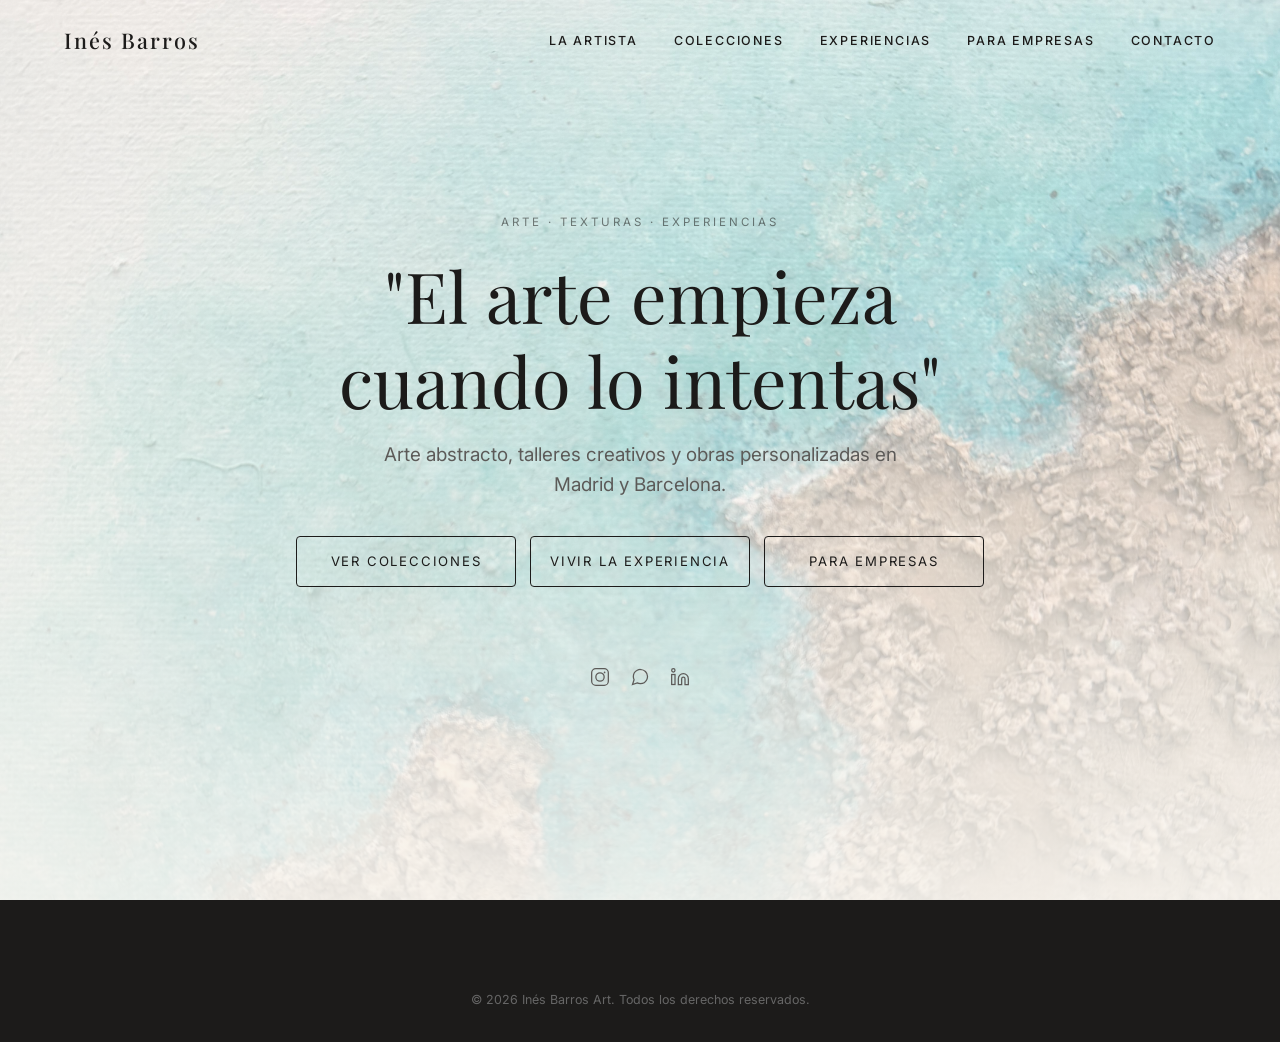
<file: index.html>
<!DOCTYPE html>
<html lang="es">
<meta property="og:image" content="https://inesbarrosart.github.io/assets/ibv.jpg">
<meta property="og:image:width" content="1200">
<meta property="og:image:height" content="630">
<meta property="og:title" content="Inés Barros Art | Arte Abstracto y Talleres en Madrid y Barcelona">
<meta property="og:description" content="Talleres de arte y vino, obras personalizadas y experiencias corporativas en Madrid y Barcelona.">
<meta property="og:url" content="https://inesbarrosart.github.io">
<meta property="og:type" content="website">
<head>
  <meta charset="UTF-8">
  <meta name="viewport" content="width=device-width, initial-scale=1.0">

  <!-- SEO -->
  <title>Inés Barros Art | Talleres de Arte, Team Building y Obras Personalizadas — Madrid y Barcelona</title>
  <meta name="description" content="Talleres de arte y vino en Madrid y Barcelona, team building artístico para empresas y obras abstractas personalizadas. Descubre el arte de las texturas con Inés Barros.">
  <meta name="keywords" content="talleres de arte Madrid, talleres de arte Barcelona, taller pintura Madrid, taller textura y vino, team building artístico Madrid, obras personalizadas Madrid, arte abstracto Madrid, artista abstracta Madrid">
  <meta name="author" content="Inés Barros">
  <link rel="canonical" href="https://inesbarrosart.github.io">

  <!-- Open Graph (redes sociales y WhatsApp) -->
  <meta property="og:title" content="Inés Barros Art | Talleres de Arte y Obras Personalizadas en Madrid y Barcelona">
  <meta property="og:description" content="Talleres de arte y vino, team building para empresas y obras abstractas personalizadas en Madrid y Barcelona.">
  <meta property="og:image" content="https://inesbarrosart.github.io/assets/portada.jpg">
  <meta property="og:image:width" content="1200">
  <meta property="og:image:height" content="630">
  <meta property="og:url" content="https://inesbarrosart.github.io">
  <meta property="og:type" content="website">

  <!-- Twitter/X -->
  <meta name="twitter:card" content="summary_large_image">
  <meta name="twitter:title" content="Inés Barros Art | Talleres de Arte y Obras Personalizadas">
  <meta name="twitter:description" content="Talleres de arte y vino, team building para empresas y obras abstractas personalizadas en Madrid y Barcelona.">
  <meta name="twitter:image" content="https://inesbarrosart.github.io/assets/portada.jpg">

  <link rel="icon" href="favicon.ico" type="image/x-icon">
  <link rel="preconnect" href="https://fonts.googleapis.com">
  <link rel="preconnect" href="https://fonts.gstatic.com" crossorigin>
  <link href="https://fonts.googleapis.com/css2?family=Playfair+Display:ital,wght@0,400;0,500;1,400&family=Inter:wght@300;400;500&display=swap" rel="stylesheet">
  <link rel="stylesheet" href="styles.css">
  <!-- Google tag (gtag.js) -->
<script async src="https://www.googletagmanager.com/gtag/js?id=AW-18438986968">
</script>
<script>
  window.dataLayer = window.dataLayer || [];
  function gtag(){dataLayer.push(arguments);}
  gtag('js', new Date());

  gtag('config', 'AW-18438986968');
</script>
</head>
<body>

  <!-- LOADER -->
  <div class="loader" id="loader"><div class="spinner"></div></div>

  <!-- NAVBAR -->
  <nav class="navbar" id="navbar">
    <a href="index.html" class="logo">Inés Barros</a>
    <ul class="nav-links" id="navLinks">
      <li><a href="artista.html" onclick="closeMenu()">La Artista</a></li>
      <li><a href="colecciones.html" onclick="closeMenu()">Colecciones</a></li>
      <li><a href="experiencias.html" onclick="closeMenu()">Experiencias</a></li>
      <li><a href="empresas.html" onclick="closeMenu()">Para Empresas</a></li>      
      <li><a href="contacto.html" onclick="closeMenu()">Contacto</a></li>
    </ul>
    <div class="menu-toggle" id="menuToggle" onclick="toggleMenu()">
      <div class="bar"></div>
      <div class="bar"></div>
    </div>
  </nav>

  <!-- HERO -->
  <header class="hero">
    <div class="hero-overlay"></div>
    <div class="hero-content fade-in-up">
      <p class="hero-eyebrow">Arte · Texturas · Experiencias</p>
      <h1 class="hero-title">"El arte empieza<br>cuando lo intentas"</h1>
      <p class="hero-subtitle">Arte abstracto, talleres creativos y obras personalizadas en Madrid y Barcelona.</p>
      <div class="hero-buttons">
        <a href="colecciones.html" class="btn btn-outline">Ver Colecciones</a>
        <a href="experiencias.html" class="btn btn-outline">Vivir la Experiencia</a>
        <a href="empresas.html" class="btn btn-outline">Para Empresas</a>
      </div>
<div class="hero-social" style="margin-top: 80px;">
        <a href="https://www.instagram.com/inesbarros.art" target="_blank" class="hero-social-link" aria-label="Instagram">
          <svg width="20" height="20" viewBox="0 0 24 24" fill="none" stroke="currentColor" stroke-width="1.5"><rect x="2" y="2" width="20" height="20" rx="5"/><circle cx="12" cy="12" r="5"/><circle cx="17.5" cy="6.5" r="1" fill="currentColor" stroke="none"/></svg>
        </a>
        <a href="https://wa.me/34616679621" target="_blank" class="hero-social-link" aria-label="WhatsApp">
          <svg width="20" height="20" viewBox="0 0 24 24" fill="none" stroke="currentColor" stroke-width="1.5"><path d="M21 11.5a8.38 8.38 0 0 1-.9 3.8 8.5 8.5 0 0 1-7.6 4.7 8.38 8.38 0 0 1-3.8-.9L3 21l1.9-5.7a8.38 8.38 0 0 1-.9-3.8 8.5 8.5 0 0 1 4.7-7.6 8.38 8.38 0 0 1 3.8-.9h.5a8.48 8.48 0 0 1 8 8v.5z"/></svg>
        </a>
        <a href="https://www.linkedin.com/in/inesbarrosvazquez/" target="_blank" class="hero-social-link" aria-label="LinkedIn">
          <svg width="20" height="20" viewBox="0 0 24 24" fill="none" stroke="currentColor" stroke-width="1.5"><path d="M16 8a6 6 0 0 1 6 6v7h-4v-7a2 2 0 0 0-2-2 2 2 0 0 0-2 2v7h-4v-7a6 6 0 0 1 6-6z"/><rect x="2" y="9" width="4" height="12"/><circle cx="4" cy="4" r="2"/></svg>
        </a>
      </div>
    </div>
  </header>

  <!-- FOOTER -->
  <footer class="footer">
    <div class="footer-bottom">
      <p>© 2026 Inés Barros Art. Todos los derechos reservados.</p>
    </div>
  </footer>

  <script src="script.js"></script>
</body>
</html>
</file>
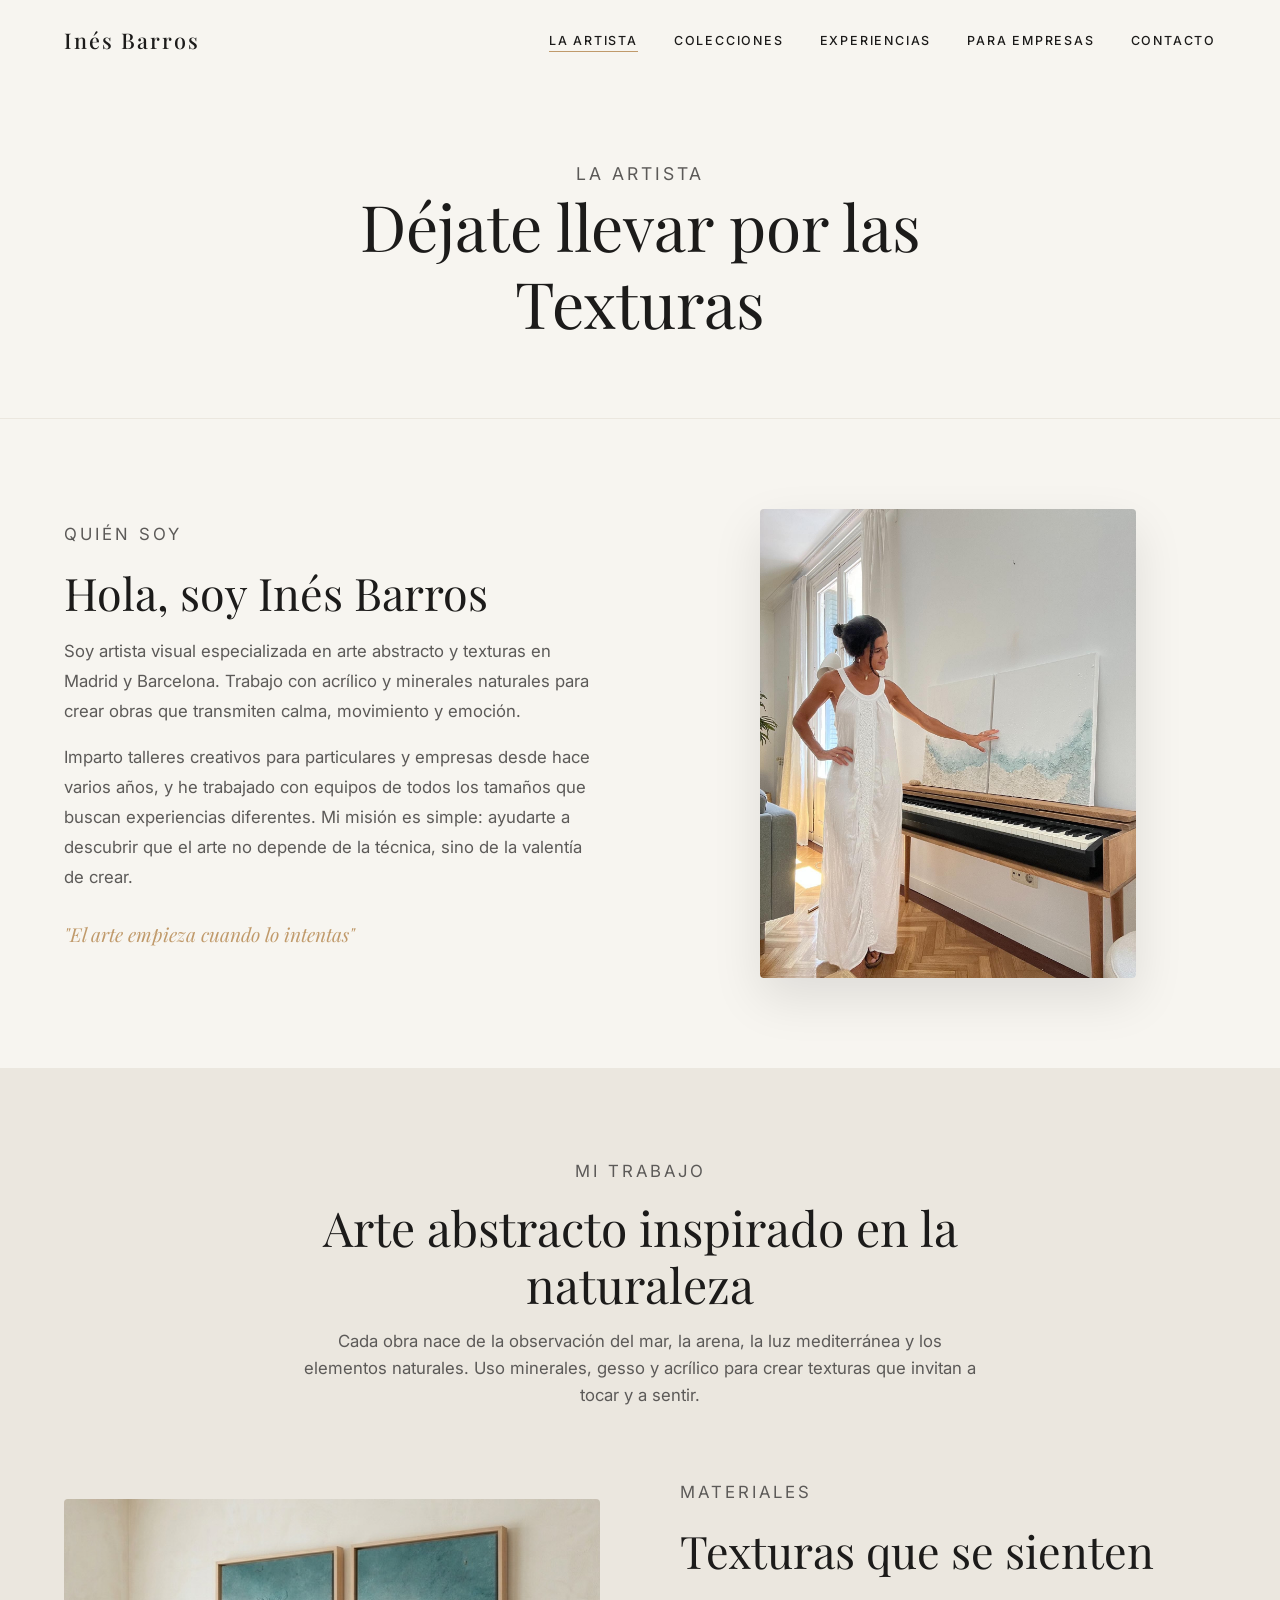
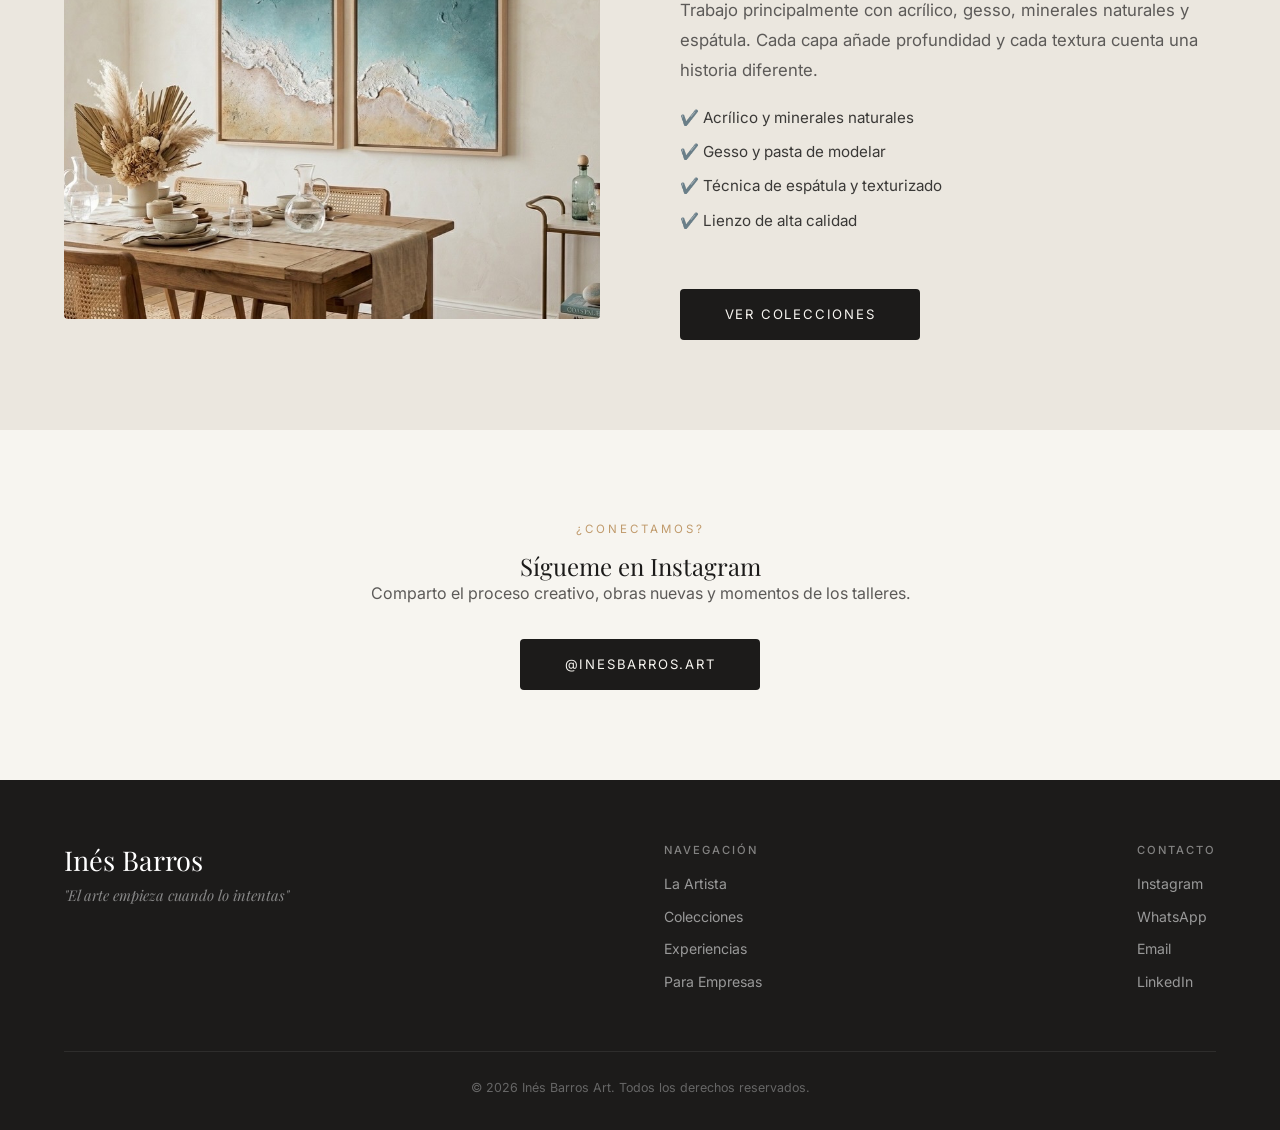
<file: artista.html>
<!DOCTYPE html>
<html lang="es">
<head>
  <meta charset="UTF-8">
  <meta name="viewport" content="width=device-width, initial-scale=1.0">

  <!-- SEO -->
  <title>Inés Barros — Artista Visual de Arte Abstracto y Texturas | Madrid y Barcelona</title>
  <meta name="description" content="Conoce a Inés Barros, artista visual especializada en arte abstracto y texturas en Madrid y Barcelona. Obras en acrílico y minerales naturales inspiradas en el Mediterráneo.">
  <meta name="keywords" content="artista abstracta Madrid, artista visual Madrid, pintora abstracta Barcelona, arte abstracto texturas, arte acrílico minerales naturales, artista arte abstracto Mediterráneo">
  <meta name="author" content="Inés Barros">
  <link rel="canonical" href="https://inesbarrosart.github.io/artista.html">

  <!-- Open Graph -->
  <meta property="og:title" content="Inés Barros — Artista Visual de Arte Abstracto y Texturas">
  <meta property="og:description" content="Artista visual especializada en arte abstracto y texturas en Madrid y Barcelona. Obras en acrílico y minerales naturales.">
  <meta property="og:image" content="https://inesbarrosart.github.io/assets/ibv.jpg">
  <meta property="og:image:width" content="1200">
  <meta property="og:image:height" content="630">
  <meta property="og:url" content="https://inesbarrosart.github.io/artista.html">
  <meta property="og:type" content="profile">

  <!-- Twitter/X -->
  <meta name="twitter:card" content="summary_large_image">
  <meta name="twitter:title" content="Inés Barros — Artista Visual de Arte Abstracto">
  <meta name="twitter:description" content="Artista visual especializada en arte abstracto y texturas en Madrid y Barcelona.">
  <meta name="twitter:image" content="https://inesbarrosart.github.io/assets/ibv.jpg">

  <link rel="icon" href="favicon.ico" type="image/x-icon">
  <link rel="preconnect" href="https://fonts.googleapis.com">
  <link rel="preconnect" href="https://fonts.gstatic.com" crossorigin>
  <link href="https://fonts.googleapis.com/css2?family=Playfair+Display:ital,wght@0,400;0,500;1,400&family=Inter:wght@300;400;500&display=swap" rel="stylesheet">
  <link rel="stylesheet" href="styles.css">
  <!-- Google tag (gtag.js) -->
<script async src="https://www.googletagmanager.com/gtag/js?id=AW-18438986968">
</script>
<script>
  window.dataLayer = window.dataLayer || [];
  function gtag(){dataLayer.push(arguments);}
  gtag('js', new Date());

  gtag('config', 'AW-18438986968');
</script>
</head>
<body>
  <div class="loader" id="loader"><div class="spinner"></div></div>
  <nav class="navbar" id="navbar">
    <a href="index.html" class="logo">Inés Barros</a>
    <ul class="nav-links" id="navLinks">
      <li><a href="artista.html" onclick="closeMenu()" class="nav-active">La Artista</a></li>
      <li><a href="colecciones.html" onclick="closeMenu()">Colecciones</a></li>
      <li><a href="experiencias.html" onclick="closeMenu()">Experiencias</a></li>
      <li><a href="empresas.html" onclick="closeMenu()">Para Empresas</a></li>
      <li><a href="contacto.html" onclick="closeMenu()">Contacto</a></li>
    </ul>
    <div class="menu-toggle" id="menuToggle" onclick="toggleMenu()">
      <div class="bar"></div>
      <div class="bar"></div>
    </div>
  </nav>

  <main class="page-main">

    <section class="page-hero">
      <div class="container container-center">
        <p class="eyebrow">La Artista</p>
        <h1>Déjate llevar por las Texturas</h1>
      </div>
    </section>

    <section class="section">
      <div class="container about-container">
        <div class="about-text">
          <p class="eyebrow">Quién soy</p>
          <h2>Hola, soy Inés Barros</h2>
          <p>Soy artista visual especializada en arte abstracto y texturas en Madrid y Barcelona. Trabajo con acrílico y minerales naturales para crear obras que transmiten calma, movimiento y emoción.</p>
          <p>Imparto talleres creativos para particulares y empresas desde hace varios años, y he trabajado con equipos de todos los tamaños que buscan experiencias diferentes. Mi misión es simple: ayudarte a descubrir que el arte no depende de la técnica, sino de la valentía de crear.</p>
          <p style="font-family:var(--font-heading);font-size:1.2rem;font-style:italic;color:var(--accent-color);margin-top:24px">"El arte empieza cuando lo intentas"</p>
        </div>
        <div class="about-image">
<img src="assets/ibv.jpg" alt="Inés Barros, artista visual" style="width:70%;max-width:500px;height:auto;display:block;margin:0 auto;border-radius:4px;box-shadow:0 20px 50px rgba(0,0,0,0.1)">        </div>
      </div>
    </section>
    
    <section class="section section-alt fade-in-up">
      <div class="container">
        <div class="section-header container-center mb-large">
          <p class="eyebrow">Mi trabajo</p>
          <h2>Arte abstracto inspirado en la naturaleza</h2>
          <p>Cada obra nace de la observación del mar, la arena, la luz mediterránea y los elementos naturales. Uso minerales, gesso y acrílico para crear texturas que invitan a tocar y a sentir.</p>
        </div>
        <div class="about-container">
          <div class="about-image">
            <img src="assets/atlantico.jpg" alt="Obra de Inés Barros" style="width:100%;height:420px;object-fit:cover;border-radius:4px;">
          </div>
          <div class="about-text">
            <p class="eyebrow">Materiales</p>
            <h2>Texturas que se sienten</h2>
            <p>Trabajo principalmente con acrílico, gesso, minerales naturales y espátula. Cada capa añade profundidad y cada textura cuenta una historia diferente.</p>
            <ul class="workshop-list" style="margin-top:20px">
              <li>✔️ Acrílico y minerales naturales</li>
              <li>✔️ Gesso y pasta de modelar</li>
              <li>✔️ Técnica de espátula y texturizado</li>
              <li>✔️ Lienzo de alta calidad</li>
            </ul>
            <a href="colecciones.html" class="btn btn-primary" style="margin-top:28px">Ver Colecciones</a>
          </div>
        </div>
      </div>
    </section>

    <section class="section fade-in-up">
      <div class="container container-center">
        <p class="eyebrow">¿Conectamos?</p>
        <h2>Sígueme en Instagram</h2>
        <p style="color:var(--text-secondary);margin-bottom:32px">Comparto el proceso creativo, obras nuevas y momentos de los talleres.</p>
        <a href="https://www.instagram.com/inesbarros.art" target="_blank" class="btn btn-primary">@inesbarros.art</a>
      </div>
    </section>

  </main>

  <footer class="footer">
    <div class="footer-container">
      <div class="footer-brand">
        <h2>Inés Barros</h2>
        <p>"El arte empieza cuando lo intentas"</p>
      </div>
      <div class="footer-links">
        <h3>Navegación</h3>
        <a href="artista.html" class="social-link">La Artista</a>
        <a href="colecciones.html" class="social-link">Colecciones</a>
        <a href="experiencias.html" class="social-link">Experiencias</a>
        <a href="empresas.html" class="social-link">Para Empresas</a>
      </div>
      <div class="footer-links">
        <h3>Contacto</h3>
        <a href="https://www.instagram.com/inesbarros.art" class="social-link" target="_blank">Instagram</a>
        <a href="https://wa.me/34616679621" class="social-link" target="_blank">WhatsApp</a>
        <a href="mailto:ibarros.art@gmail.com" class="social-link">Email</a>
        <a href="https://www.linkedin.com/in/inesbarrosvazquez/" class="social-link" target="_blank">LinkedIn</a>
      </div>
    </div>
    <div class="footer-bottom">
      <p>© 2026 Inés Barros Art. Todos los derechos reservados.</p>
    </div>
  </footer>
  <script src="script.js"></script>
</body>
</html>
</file>
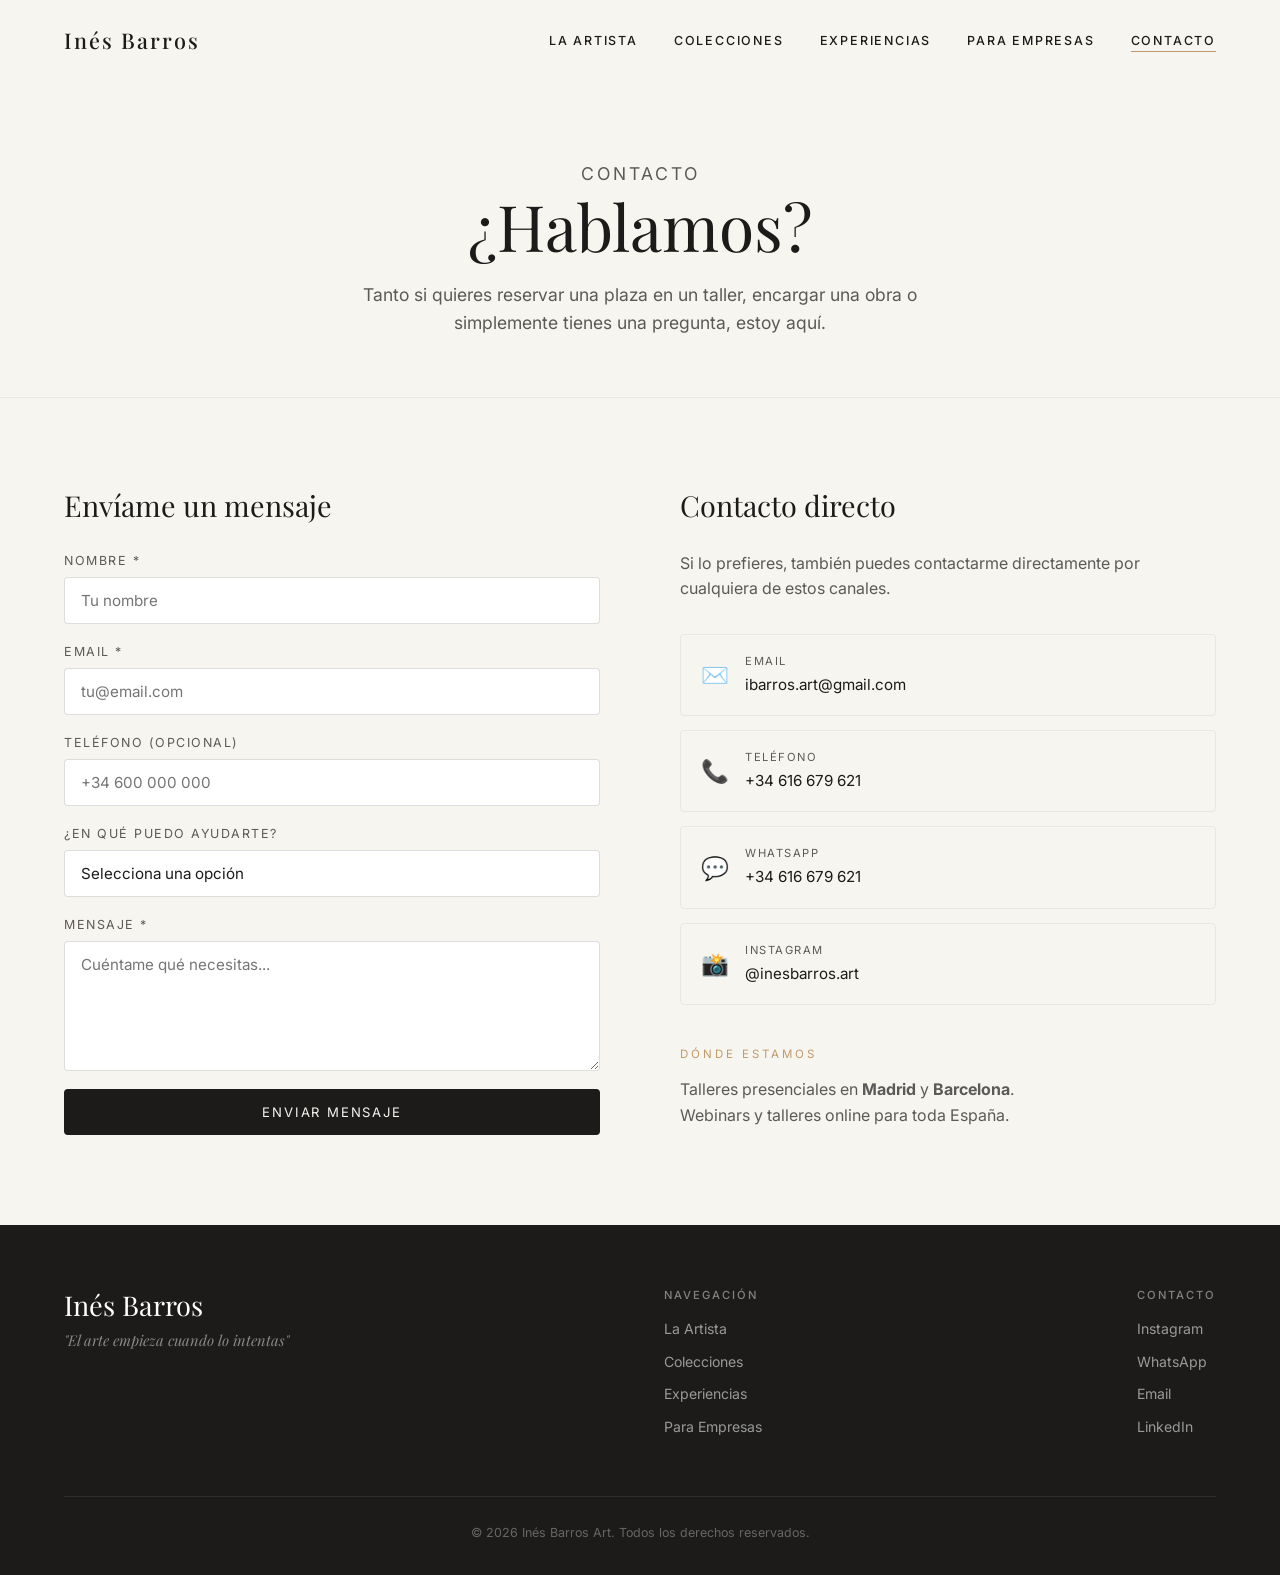
<file: contacto.html>
<!DOCTYPE html>
<html lang="es">
<head>
  <meta charset="UTF-8">
  <meta name="viewport" content="width=device-width, initial-scale=1.0">

  <!-- SEO -->
  <title>Contacto | Reserva un Taller o Encarga una Obra — Inés Barros Art</title>
  <meta name="description" content="Contacta con Inés Barros para reservar un taller de arte, encargar una obra personalizada o diseñar una experiencia corporativa en Madrid o Barcelona.">
  <meta name="keywords" content="contacto talleres arte Madrid, reservar taller pintura Madrid, encargar cuadro personalizado, contacto artista Madrid Barcelona, presupuesto team building artístico">
  <meta name="author" content="Inés Barros">
  <link rel="canonical" href="https://inesbarrosart.github.io/contacto.html">

  <!-- Open Graph -->
  <meta property="og:title" content="Contacto | Inés Barros Art">
  <meta property="og:description" content="Reserva un taller, encarga una obra o diseña una experiencia para tu empresa. Madrid y Barcelona.">
  <meta property="og:image" content="https://inesbarrosart.github.io/assets/portada.jpg">
  <meta property="og:image:width" content="1200">
  <meta property="og:image:height" content="630">
  <meta property="og:url" content="https://inesbarrosart.github.io/contacto.html">
  <meta property="og:type" content="website">

  <!-- Twitter/X -->
  <meta name="twitter:card" content="summary_large_image">
  <meta name="twitter:title" content="Contacto | Inés Barros Art">
  <meta name="twitter:description" content="Reserva un taller, encarga una obra o diseña una experiencia para tu empresa en Madrid y Barcelona.">
  <meta name="twitter:image" content="https://inesbarrosart.github.io/assets/portada.jpg">

  <link rel="icon" href="favicon.ico" type="image/x-icon">
  <link rel="preconnect" href="https://fonts.googleapis.com">
  <link rel="preconnect" href="https://fonts.gstatic.com" crossorigin>
  <link href="https://fonts.googleapis.com/css2?family=Playfair+Display:ital,wght@0,400;0,500;1,400&family=Inter:wght@300;400;500&display=swap" rel="stylesheet">
  <link rel="stylesheet" href="styles.css">
  <!-- Google tag (gtag.js) -->
<script async src="https://www.googletagmanager.com/gtag/js?id=AW-18438986968">
</script>
<script>
  window.dataLayer = window.dataLayer || [];
  function gtag(){dataLayer.push(arguments);}
  gtag('js', new Date());

  gtag('config', 'AW-18438986968');
</script>
</head>
<body>

  <div class="loader" id="loader"><div class="spinner"></div></div>

  <nav class="navbar" id="navbar">
    <a href="index.html" class="logo">Inés Barros</a>
    <ul class="nav-links" id="navLinks">
      <li><a href="artista.html" onclick="closeMenu()">La Artista</a></li>
      <li><a href="colecciones.html" onclick="closeMenu()">Colecciones</a></li>
      <li><a href="experiencias.html" onclick="closeMenu()">Experiencias</a></li>
      <li><a href="empresas.html" onclick="closeMenu()">Para Empresas</a></li>
      <li><a href="contacto.html" onclick="closeMenu()" class="nav-active">Contacto</a></li>
    </ul>
    <div class="menu-toggle" id="menuToggle" onclick="toggleMenu()">
      <div class="bar"></div>
      <div class="bar"></div>
    </div>
  </nav>

  <main class="page-main">

    <section class="page-hero">
      <div class="container container-center">
        <p class="eyebrow">Contacto</p>
        <h1>¿Hablamos?</h1>
        <p>Tanto si quieres reservar una plaza en un taller, encargar una obra o simplemente tienes una pregunta, estoy aquí.</p>
      </div>
    </section>

    <section class="section">
      <div class="container contacto-grid">

        <!-- FORMULARIO -->
        <div class="contacto-form-wrapper">
          <h2>Envíame un mensaje</h2>
<form class="contacto-form" id="formContacto">
  <input type="hidden" name="_next" value="https://inesbarrosart.github.io">            <div class="form-group">
              <label for="nombre">Nombre *</label>
              <input type="text" id="nombre" name="nombre" placeholder="Tu nombre" required>
            </div>
            <div class="form-group">
              <label for="email">Email *</label>
              <input type="email" id="email" name="email" placeholder="tu@email.com" required>
            </div>
            <div class="form-group">
              <label for="telefono">Teléfono (opcional)</label>
              <input type="tel" id="telefono" name="telefono" placeholder="+34 600 000 000">
            </div>
            <div class="form-group">
              <label for="asunto">¿En qué puedo ayudarte?</label>
              <select id="asunto" name="asunto">
                <option value="">Selecciona una opción</option>
                <option value="taller">Reservar plaza en un taller</option>
                <option value="empresas">Taller para mi empresa</option>
                <option value="obra">Encargar una obra</option>
                <option value="kit">Kit Art To-Go</option>
                <option value="otro">Otra consulta</option>
              </select>
            </div>
            <div class="form-group">
              <label for="mensaje">Mensaje *</label>
              <textarea id="mensaje" name="mensaje" rows="5" placeholder="Cuéntame qué necesitas..." required></textarea>
            </div>
            <button type="submit" class="btn btn-primary w-full">Enviar Mensaje</button>
          </form>
        </div>

        <!-- CONTACTO DIRECTO -->
        <div class="contacto-info">
          <h2>Contacto directo</h2>
          <p style="color:var(--text-secondary);margin-bottom:32px">Si lo prefieres, también puedes contactarme directamente por cualquiera de estos canales.</p>

          <div class="contacto-cards">
            <a href="mailto:ibarros.art@gmail.com" class="contacto-card">
              <div class="contacto-card-icon">✉️</div>
              <div>
                <div class="contacto-card-label">Email</div>
                <div class="contacto-card-value">ibarros.art@gmail.com</div>
              </div>
            </a>
            <a href="tel:+34616679621" class="contacto-card">
              <div class="contacto-card-icon">📞</div>
              <div>
                <div class="contacto-card-label">Teléfono</div>
                <div class="contacto-card-value">+34 616 679 621</div>
              </div>
            </a>
            <a href="https://wa.me/34616679621" target="_blank" class="contacto-card">
              <div class="contacto-card-icon">💬</div>
              <div>
                <div class="contacto-card-label">WhatsApp</div>
                <div class="contacto-card-value">+34 616 679 621</div>
              </div>
            </a>
            <a href="https://www.instagram.com/inesbarros.art" target="_blank" class="contacto-card">
              <div class="contacto-card-icon">📸</div>
              <div>
                <div class="contacto-card-label">Instagram</div>
                <div class="contacto-card-value">@inesbarros.art</div>
              </div>
            </a>
          </div>

          <div class="contacto-ubicacion">
            <p class="eyebrow" style="margin-top:40px">Dónde estamos</p>
            <p style="color:var(--text-secondary)">Talleres presenciales en <strong>Madrid</strong> y <strong>Barcelona</strong>.<br>Webinars y talleres online para toda España.</p>
          </div>
        </div>

      </div>
    </section>

  </main>

  <footer class="footer">
    <div class="footer-container">
      <div class="footer-brand">
        <h2>Inés Barros</h2>
        <p>"El arte empieza cuando lo intentas"</p>
      </div>
      <div class="footer-links">
        <h3>Navegación</h3>
        <a href="artista.html" class="social-link">La Artista</a>
        <a href="colecciones.html" class="social-link">Colecciones</a>
        <a href="experiencias.html" class="social-link">Experiencias</a>
        <a href="empresas.html" class="social-link">Para Empresas</a>
      </div>
      <div class="footer-links">
        <h3>Contacto</h3>
        <a href="https://www.instagram.com/inesbarros.art" class="social-link" target="_blank">Instagram</a>
        <a href="https://wa.me/34616679621" class="social-link" target="_blank">WhatsApp</a>
        <a href="mailto:ibarros.art@gmail.com" class="social-link">Email</a>
        <a href="https://www.linkedin.com/in/inesbarrosvazquez/" class="social-link" target="_blank">LinkedIn</a>
      </div>
    </div>
    <div class="footer-bottom">
      <p>© 2026 Inés Barros Art. Todos los derechos reservados.</p>
    </div>
  </footer>

  <script src="script.js"></script>
</body>
</html>
</file>
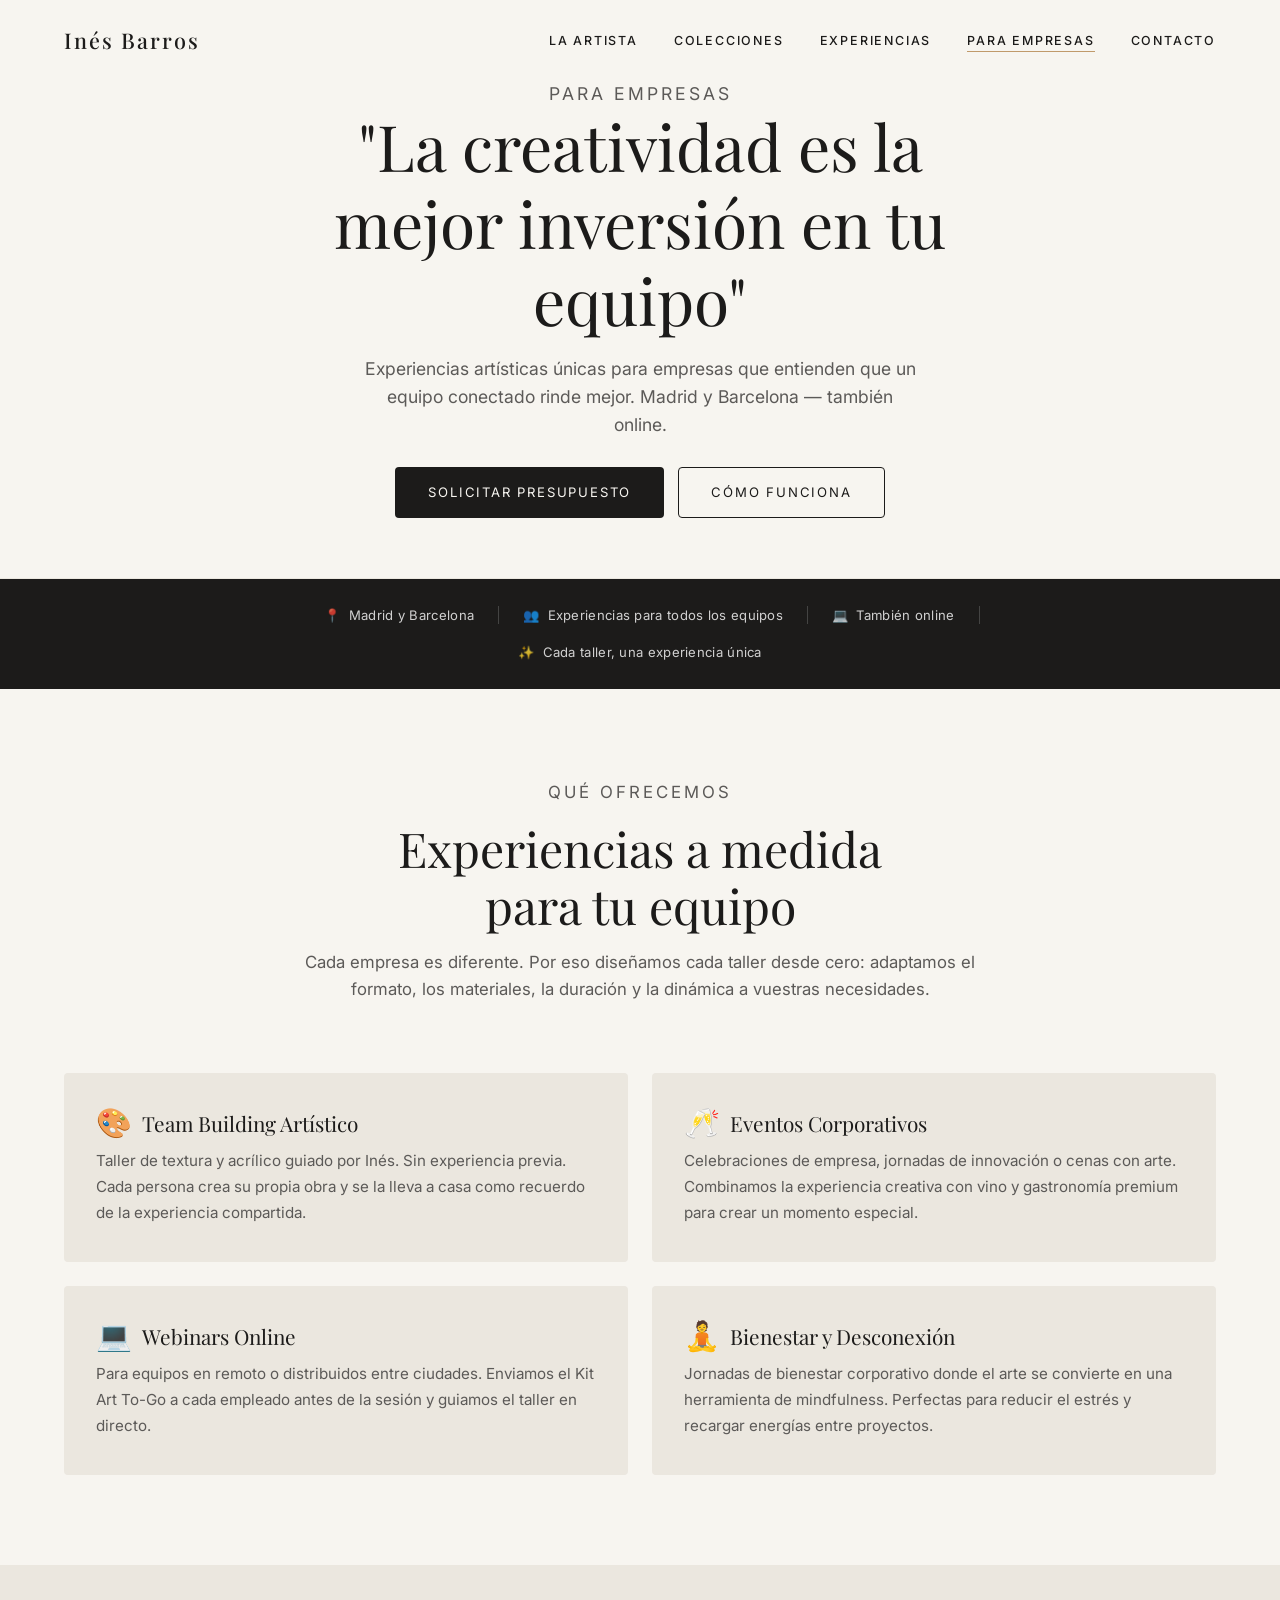
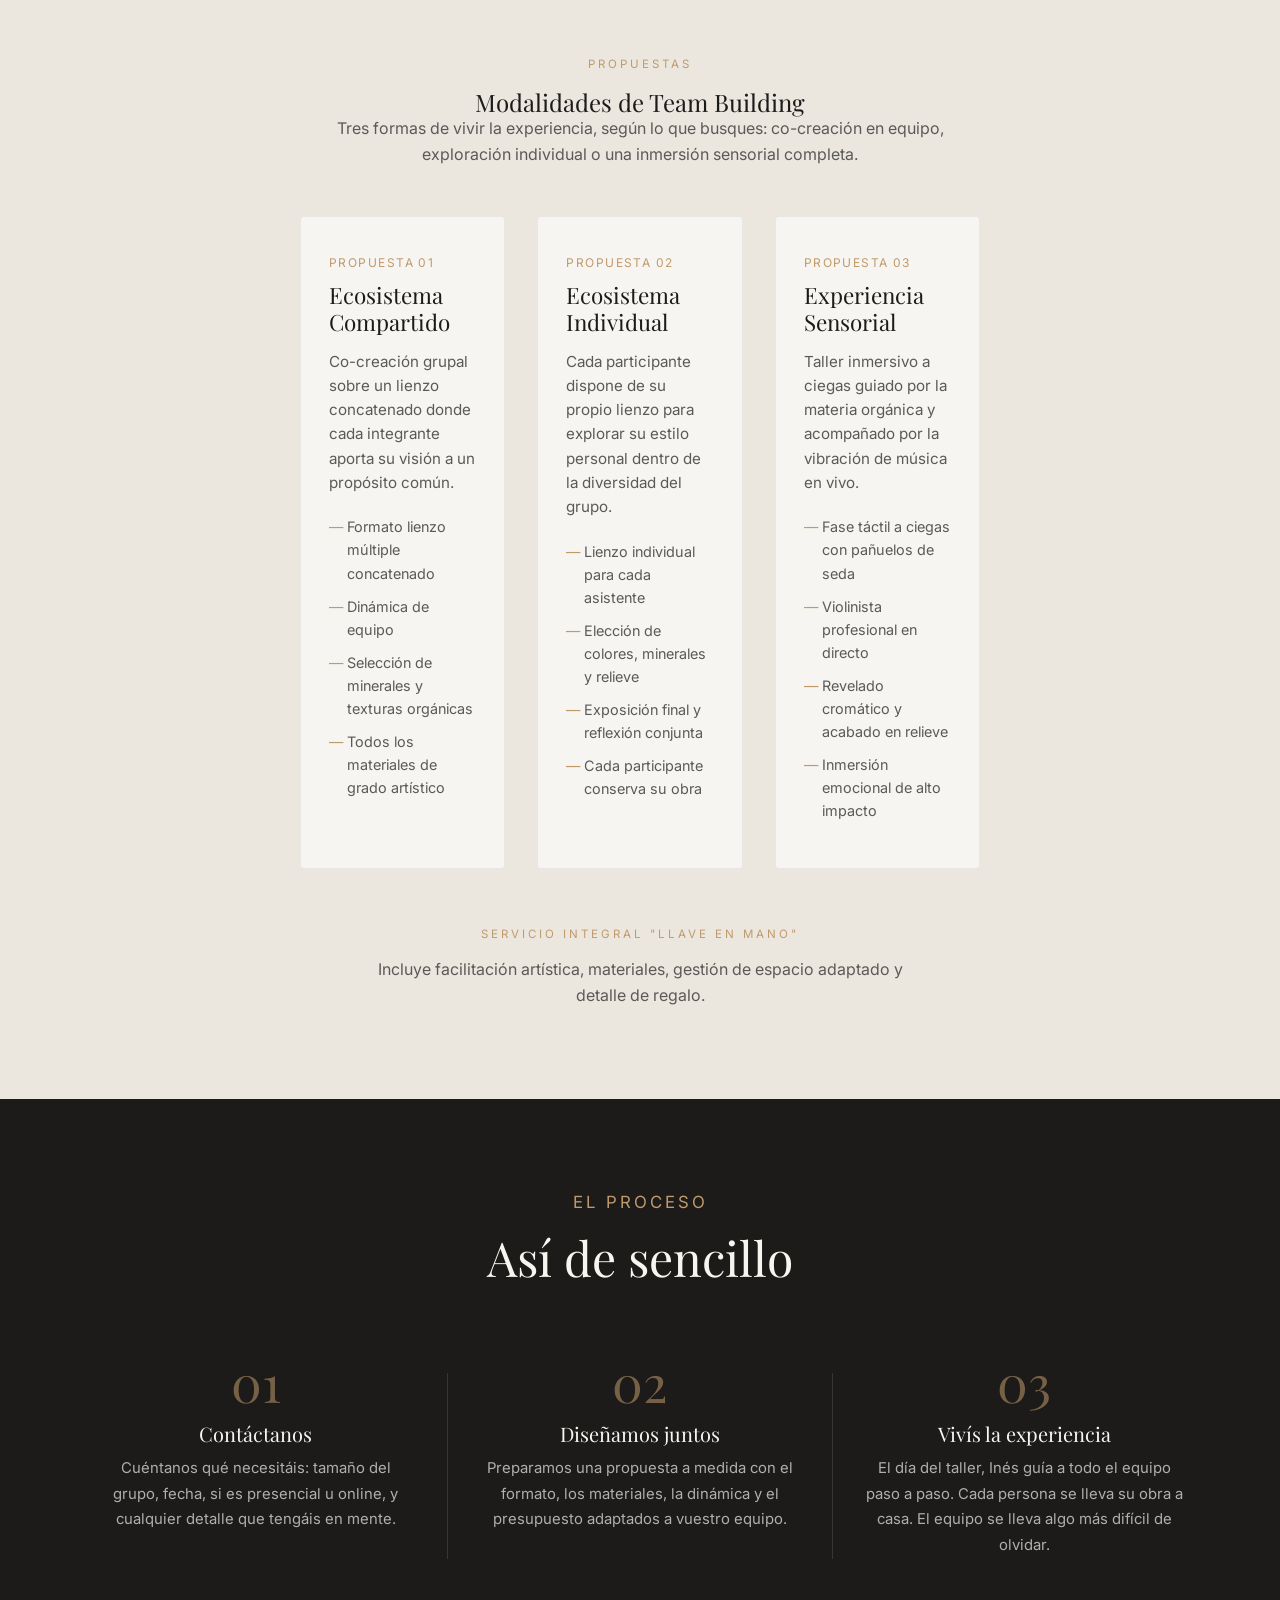
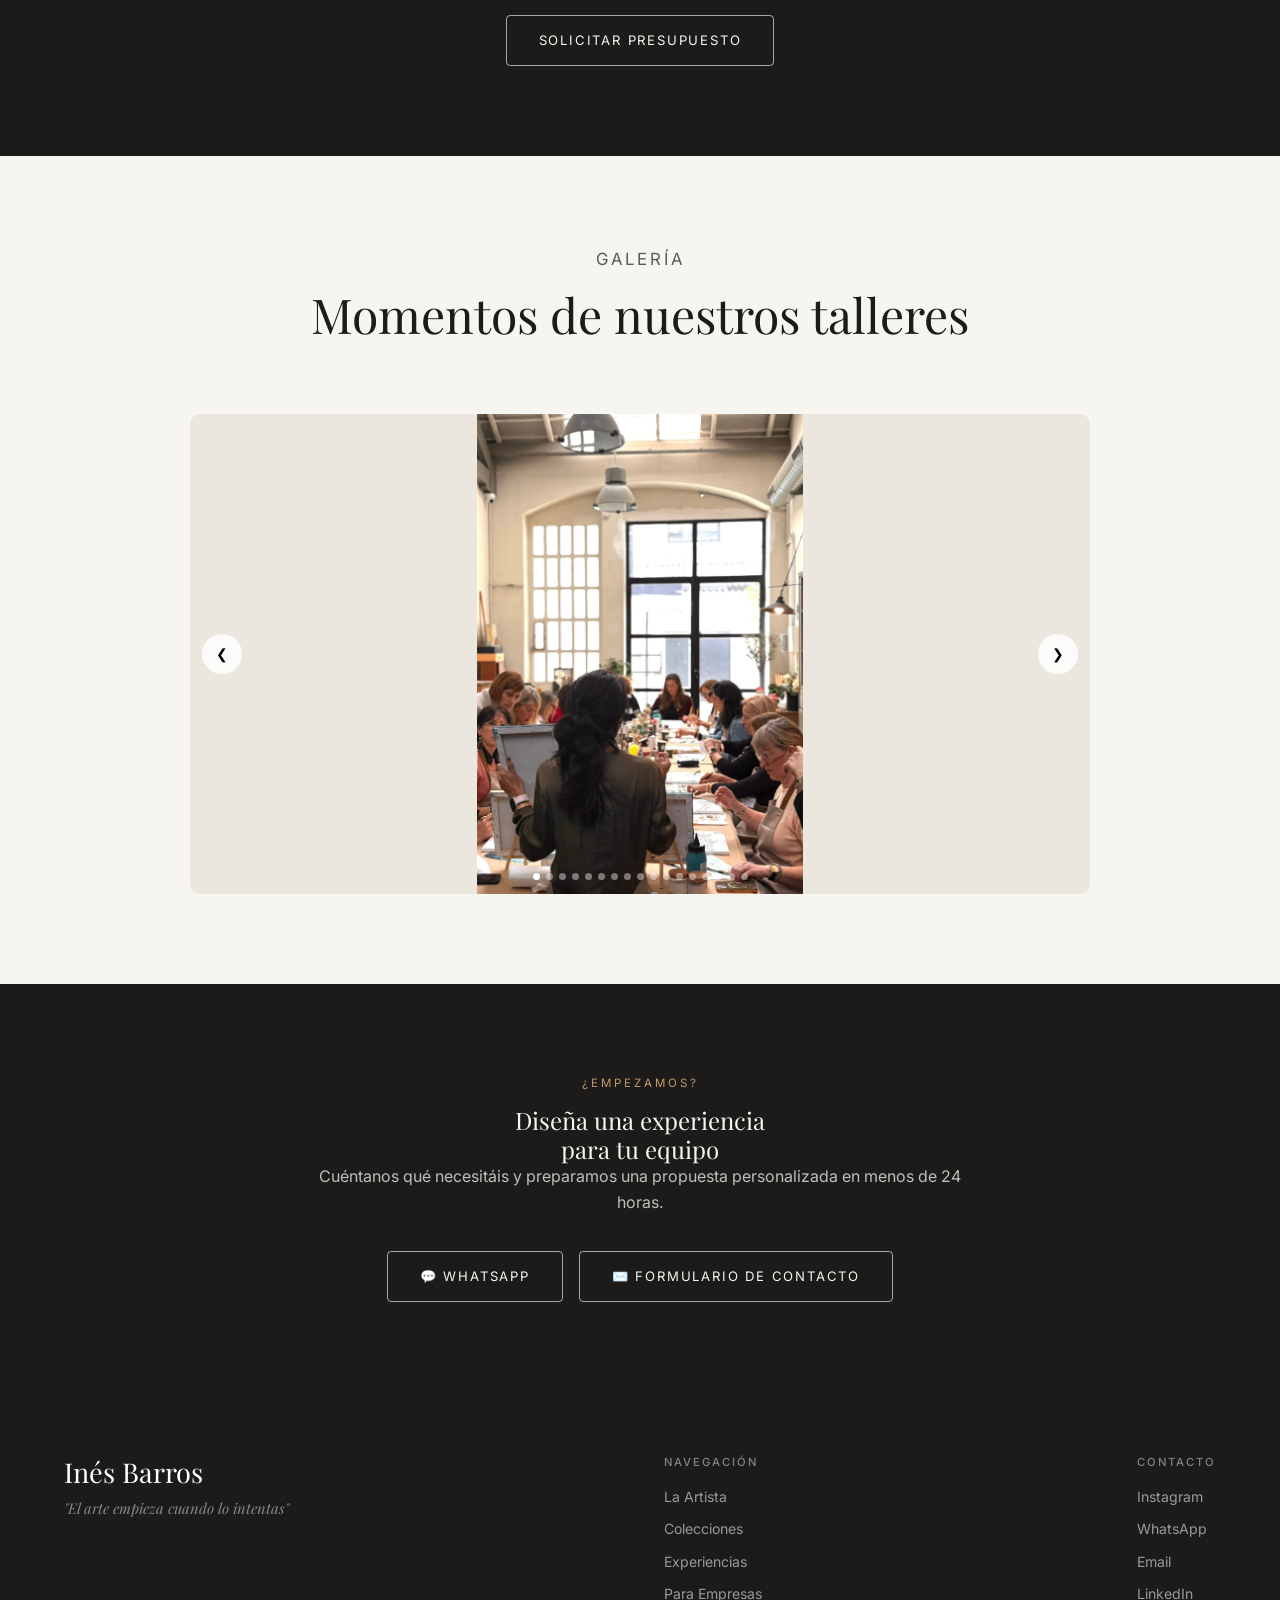
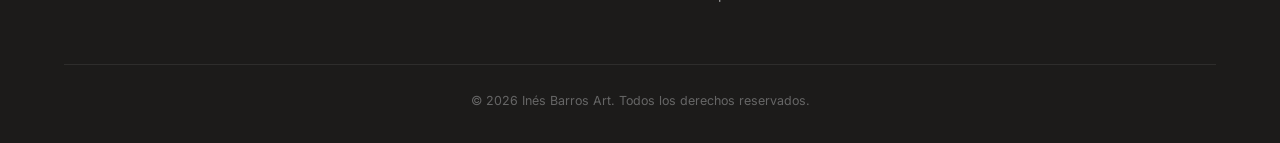
<file: empresas.html>
<!DOCTYPE html>
<html lang="es">
<head>
  <meta charset="UTF-8">
  <meta name="viewport" content="width=device-width, initial-scale=1.0">

  <!-- SEO -->
  <title>Team Building Artístico y Talleres Corporativos | Inés Barros Art — Madrid y Barcelona</title>
  <meta name="description" content="Team building artístico, talleres corporativos y eventos de empresa en Madrid y Barcelona. Experiencias creativas a medida para equipos de cualquier tamaño. También online.">
  <meta name="keywords" content="team building artístico Madrid, team building Barcelona, talleres corporativos Madrid, actividades de empresa Madrid, eventos corporativos creativos, taller de arte para empresas, webinar artístico empresa">
  <meta name="author" content="Inés Barros">
  <link rel="canonical" href="https://inesbarrosart.github.io/empresas.html">

  <!-- Open Graph -->
  <meta property="og:title" content="Team Building Artístico y Talleres Corporativos | Inés Barros Art">
  <meta property="og:description" content="Experiencias artísticas únicas para empresas en Madrid y Barcelona. Team building, eventos corporativos y webinars online.">
  <meta property="og:image" content="https://inesbarrosart.github.io/assets/eventos1.jpg">
  <meta property="og:image:width" content="1200">
  <meta property="og:image:height" content="630">
  <meta property="og:url" content="https://inesbarrosart.github.io/empresas.html">
  <meta property="og:type" content="website">

  <!-- Twitter/X -->
  <meta name="twitter:card" content="summary_large_image">
  <meta name="twitter:title" content="Team Building Artístico y Talleres Corporativos | Inés Barros Art">
  <meta name="twitter:description" content="Experiencias artísticas únicas para empresas en Madrid y Barcelona. Team building y eventos corporativos.">
  <meta name="twitter:image" content="https://inesbarrosart.github.io/assets/eventos1.jpg">

  <link rel="icon" href="favicon.ico" type="image/x-icon">
  <link rel="preconnect" href="https://fonts.googleapis.com">
  <link rel="preconnect" href="https://fonts.gstatic.com" crossorigin>
  <link href="https://fonts.googleapis.com/css2?family=Playfair+Display:ital,wght@0,400;0,500;1,400&family=Inter:wght@300;400;500&display=swap" rel="stylesheet">
  <link rel="stylesheet" href="styles.css">
  <!-- Google tag (gtag.js) -->
<script async src="https://www.googletagmanager.com/gtag/js?id=AW-18438986968">
</script>
<script>
  window.dataLayer = window.dataLayer || [];
  function gtag(){dataLayer.push(arguments);}
  gtag('js', new Date());

  gtag('config', 'AW-18438986968');
</script>
</head>
<body>

  <div class="loader" id="loader"><div class="spinner"></div></div>

  <nav class="navbar" id="navbar">
    <a href="index.html" class="logo">Inés Barros</a>
    <ul class="nav-links" id="navLinks">
      <li><a href="artista.html" onclick="closeMenu()">La Artista</a></li>
      <li><a href="colecciones.html" onclick="closeMenu()">Colecciones</a></li>
      <li><a href="experiencias.html" onclick="closeMenu()">Experiencias</a></li>
      <li><a href="empresas.html" onclick="closeMenu()" class="nav-active">Para Empresas</a></li>
      <li><a href="contacto.html" onclick="closeMenu()">Contacto</a></li>
    </ul>
    <div class="menu-toggle" id="menuToggle" onclick="toggleMenu()">
      <div class="bar"></div>
      <div class="bar"></div>
    </div>
  </nav>

  <main>

    <!-- HERO -->
<section class="page-hero">
  <div class="container container-center">
    <p class="eyebrow">Para Empresas</p>
    <h1>"La creatividad es la mejor inversión en tu equipo"</h1>
    <p>Experiencias artísticas únicas para empresas que entienden que un equipo conectado rinde mejor. Madrid y Barcelona — también online.</p>
    <div style="display:flex;gap:14px;justify-content:center;flex-wrap:wrap;margin-top:28px">
      <a href="contacto.html" class="btn btn-primary">Solicitar Presupuesto</a>
      <a href="#como-funciona" class="btn btn-outline">Cómo Funciona</a>
    </div>
  </div>
</section>

    <!-- FRANJA DE CONFIANZA -->
    <section class="trust-bar">
      <div class="trust-items">
        <div class="trust-item"><span>📍</span><span>Madrid y Barcelona</span></div>
        <div class="trust-divider"></div>
        <div class="trust-item"><span>👥</span><span>Experiencias para todos los equipos</span></div>
        <div class="trust-divider"></div>
        <div class="trust-item"><span>💻</span><span>También online</span></div>
        <div class="trust-divider"></div>
        <div class="trust-item"><span>✨</span><span>Cada taller, una experiencia única</span></div>
      </div>
    </section>

    <!-- QUÉ OFRECEMOS -->
        <section class="section fade-in-up">
      <div class="container">
        <div class="section-header container-center mb-large">
          <p class="eyebrow">Qué Ofrecemos</p>
          <h2>Experiencias a medida<br>para tu equipo</h2>
          <p>Cada empresa es diferente. Por eso diseñamos cada taller desde cero: adaptamos el formato, los materiales, la duración y la dinámica a vuestras necesidades.</p>
        </div>
        <div class="servicios-grid">
          <div class="servicio-card">
            <div class="servicio-header">
              <div class="servicio-icon">🎨</div>
              <h3>Team Building Artístico</h3>
            </div>
            <p>Taller de textura y acrílico guiado por Inés. Sin experiencia previa. Cada persona crea su propia obra y se la lleva a casa como recuerdo de la experiencia compartida.</p>
          </div>
          <div class="servicio-card">
            <div class="servicio-header">
              <div class="servicio-icon">🥂</div>
              <h3>Eventos Corporativos</h3>
            </div>
            <p>Celebraciones de empresa, jornadas de innovación o cenas con arte. Combinamos la experiencia creativa con vino y gastronomía premium para crear un momento especial.</p>
          </div>
          <div class="servicio-card">
            <div class="servicio-header">
              <div class="servicio-icon">💻</div>
              <h3>Webinars Online</h3>
            </div>
            <p>Para equipos en remoto o distribuidos entre ciudades. Enviamos el Kit Art To-Go a cada empleado antes de la sesión y guiamos el taller en directo.</p>
          </div>
          <div class="servicio-card">
            <div class="servicio-header">
              <div class="servicio-icon">🧘</div>
              <h3>Bienestar y Desconexión</h3>
            </div>
            <p>Jornadas de bienestar corporativo donde el arte se convierte en una herramienta de mindfulness. Perfectas para reducir el estrés y recargar energías entre proyectos.</p>
          </div>
        </div>
      </div>
    </section>

     <section class="section section-alt fade-in-up">
      <div class="container container-center">
        <p class="eyebrow">Propuestas</p>
        <h2>Modalidades de Team Building</h2>
        <p style="color:var(--text-secondary);max-width:640px;margin:0 auto 48px">Tres formas de vivir la experiencia, según lo que busques: co-creación en equipo, exploración individual o una inmersión sensorial completa.</p>

        <div class="propuestas-grid">

          <div class="propuesta-card">
            <p class="propuesta-numero">Propuesta 01</p>
            <h3>Ecosistema Compartido</h3>
            <p class="propuesta-desc">Co-creación grupal sobre un lienzo concatenado donde cada integrante aporta su visión a un propósito común.</p>
            <ul class="propuesta-list">
              <li>Formato lienzo múltiple concatenado</li>
              <li>Dinámica de equipo </li>
              <li>Selección de minerales y texturas orgánicas</li>
              <li>Todos los materiales de grado artístico</li>
            </ul>
          </div>

          <div class="propuesta-card">
            <p class="propuesta-numero">Propuesta 02</p>
            <h3>Ecosistema Individual</h3>
            <p class="propuesta-desc">Cada participante dispone de su propio lienzo para explorar su estilo personal dentro de la diversidad del grupo.</p>
            <ul class="propuesta-list">
              <li>Lienzo individual para cada asistente</li>
              <li>Elección de colores, minerales y relieve</li>
              <li>Exposición final y reflexión conjunta</li>
              <li>Cada participante conserva su obra</li>
            </ul>
          </div>

          <div class="propuesta-card">
            <p class="propuesta-numero">Propuesta 03</p>
            <h3>Experiencia Sensorial</h3>
            <p class="propuesta-desc">Taller inmersivo a ciegas guiado por la materia orgánica y acompañado por la vibración de música en vivo.</p>
            <ul class="propuesta-list">
              <li>Fase táctil a ciegas con pañuelos de seda</li>
              <li>Violinista profesional en directo</li>
              <li>Revelado cromático y acabado en relieve</li>
              <li>Inmersión emocional de alto impacto</li>
            </ul>
          </div>

        </div>

        <div class="propuesta-llaveenmano">
          <p class="eyebrow" style="color:var(--accent-color)">Servicio Integral "Llave en Mano"</p>
          <p style="color:var(--text-secondary);max-width:560px;margin:8px auto 0">Incluye facilitación artística, materiales, gestión de espacio adaptado y detalle de regalo.</p>
        </div>

      </div>
    </section>      
    
    <!-- CÓMO FUNCIONA -->
    <section id="como-funciona" class="section section-dark fade-in-up">
      <div class="container">
        <div class="section-header container-center mb-large">
          <p class="eyebrow" style="color:var(--accent-color)">El Proceso</p>
          <h2>Así de sencillo</h2>
        </div>
        <div class="pasos-grid">
          <div class="paso">
            <div class="paso-numero">01</div>
            <h3>Contáctanos</h3>
            <p>Cuéntanos qué necesitáis: tamaño del grupo, fecha, si es presencial u online, y cualquier detalle que tengáis en mente.</p>
          </div>
          <div class="paso-divider"></div>
          <div class="paso">
            <div class="paso-numero">02</div>
            <h3>Diseñamos juntos</h3>
            <p>Preparamos una propuesta a medida con el formato, los materiales, la dinámica y el presupuesto adaptados a vuestro equipo.</p>
          </div>
          <div class="paso-divider"></div>
          <div class="paso">
            <div class="paso-numero">03</div>
            <h3>Vivís la experiencia</h3>
            <p>El día del taller, Inés guía a todo el equipo paso a paso. Cada persona se lleva su obra a casa. El equipo se lleva algo más difícil de olvidar.</p>
          </div>
        </div>
        <div style="text-align:center;margin-top:56px">
          <a href="contacto.html" class="btn btn-outline-light">Solicitar Presupuesto</a>
        </div>
      </div>
    </section>

    <!-- GALERÍA -->
    <section class="section fade-in-up">
      <div class="container">
        <div class="section-header container-center mb-large">
          <p class="eyebrow">Galería</p>
          <h2>Momentos de nuestros talleres</h2>
        </div>
        <div class="eventos-carousel" style="max-width:900px;margin:0 auto">
          <div class="eventos-track" id="eventos-track">
            <img src="assets/eventos0.jpg" alt="Taller corporativo de arte">
            <img src="assets/eventos1.jpg" alt="Team building artístico">
            <img src="assets/eventos2.jpg" alt="Evento de empresa con arte">
            <img src="assets/eventos3.jpg" alt="Taller corporativo Madrid">
            <img src="assets/eventos4.jpg" alt="Team building creativo">
            <img src="assets/eventos5.jpg" alt="Evento corporativo Barcelona">
            <img src="assets/eventos6.jpg" alt="Taller de arte para empresas">
            <img src="assets/eventos7.jpg" alt="Experiencia artística empresa">
            <img src="assets/eventos8.jpg" alt="Taller team building">
            <img src="assets/eventos9.jpg" alt="Arte y empresa">
            <img src="assets/eventos10.jpg" alt="Taller corporativo">
            <img src="assets/eventos11.jpg" alt="Team building Madrid">
            <img src="assets/eventos12.jpg" alt="Evento creativo empresa">
            <img src="assets/eventos13.jpg" alt="Taller artístico equipo">
            <img src="assets/eventos14.jpg" alt="Experiencia corporativa arte">
            <img src="assets/eventos15.jpg" alt="Taller de texturas empresa">
            <img src="assets/eventos16.jpg" alt="Team building Barcelona">
          </div>
          <button class="eventos-btn eventos-prev" onclick="moverEventos(-1)">&#10094;</button>
          <button class="eventos-btn eventos-next" onclick="moverEventos(1)">&#10095;</button>
          <div class="eventos-dots" id="eventos-dots"></div>
        </div>
      </div>
    </section>

    <!-- CTA FINAL -->
    <section class="section section-dark fade-in-up">
      <div class="container container-center">
        <p class="eyebrow" style="color:var(--accent-color)">¿Empezamos?</p>
        <h2>Diseña una experiencia<br>para tu equipo</h2>
        <p style="opacity:0.75;margin-bottom:36px">Cuéntanos qué necesitáis y preparamos una propuesta personalizada en menos de 24 horas.</p>
        <div style="display:flex;gap:16px;justify-content:center;flex-wrap:wrap">
          <a href="https://wa.me/34616679621" class="btn btn-outline-light" target="_blank">💬 WhatsApp</a>
          <a href="contacto.html" class="btn btn-outline-light">✉️ Formulario de Contacto</a>
        </div>
      </div>
    </section>

  </main>

  <footer class="footer">
    <div class="footer-container">
      <div class="footer-brand">
        <h2>Inés Barros</h2>
        <p>"El arte empieza cuando lo intentas"</p>
      </div>
      <div class="footer-links">
        <h3>Navegación</h3>
        <a href="artista.html" class="social-link">La Artista</a>
        <a href="colecciones.html" class="social-link">Colecciones</a>
        <a href="experiencias.html" class="social-link">Experiencias</a>
        <a href="empresas.html" class="social-link">Para Empresas</a>
      </div>
      <div class="footer-links">
        <h3>Contacto</h3>
        <a href="https://www.instagram.com/inesbarros.art" class="social-link" target="_blank">Instagram</a>
        <a href="https://wa.me/34616679621" class="social-link" target="_blank">WhatsApp</a>
        <a href="mailto:ibarros.art@gmail.com" class="social-link">Email</a>
        <a href="https://www.linkedin.com/in/inesbarrosvazquez/" class="social-link" target="_blank">LinkedIn</a>
      </div>
    </div>
    <div class="footer-bottom">
      <p>© 2026 Inés Barros Art. Todos los derechos reservados.</p>
    </div>
  </footer>

  <script src="script.js"></script>
</body>
</html>
</file>
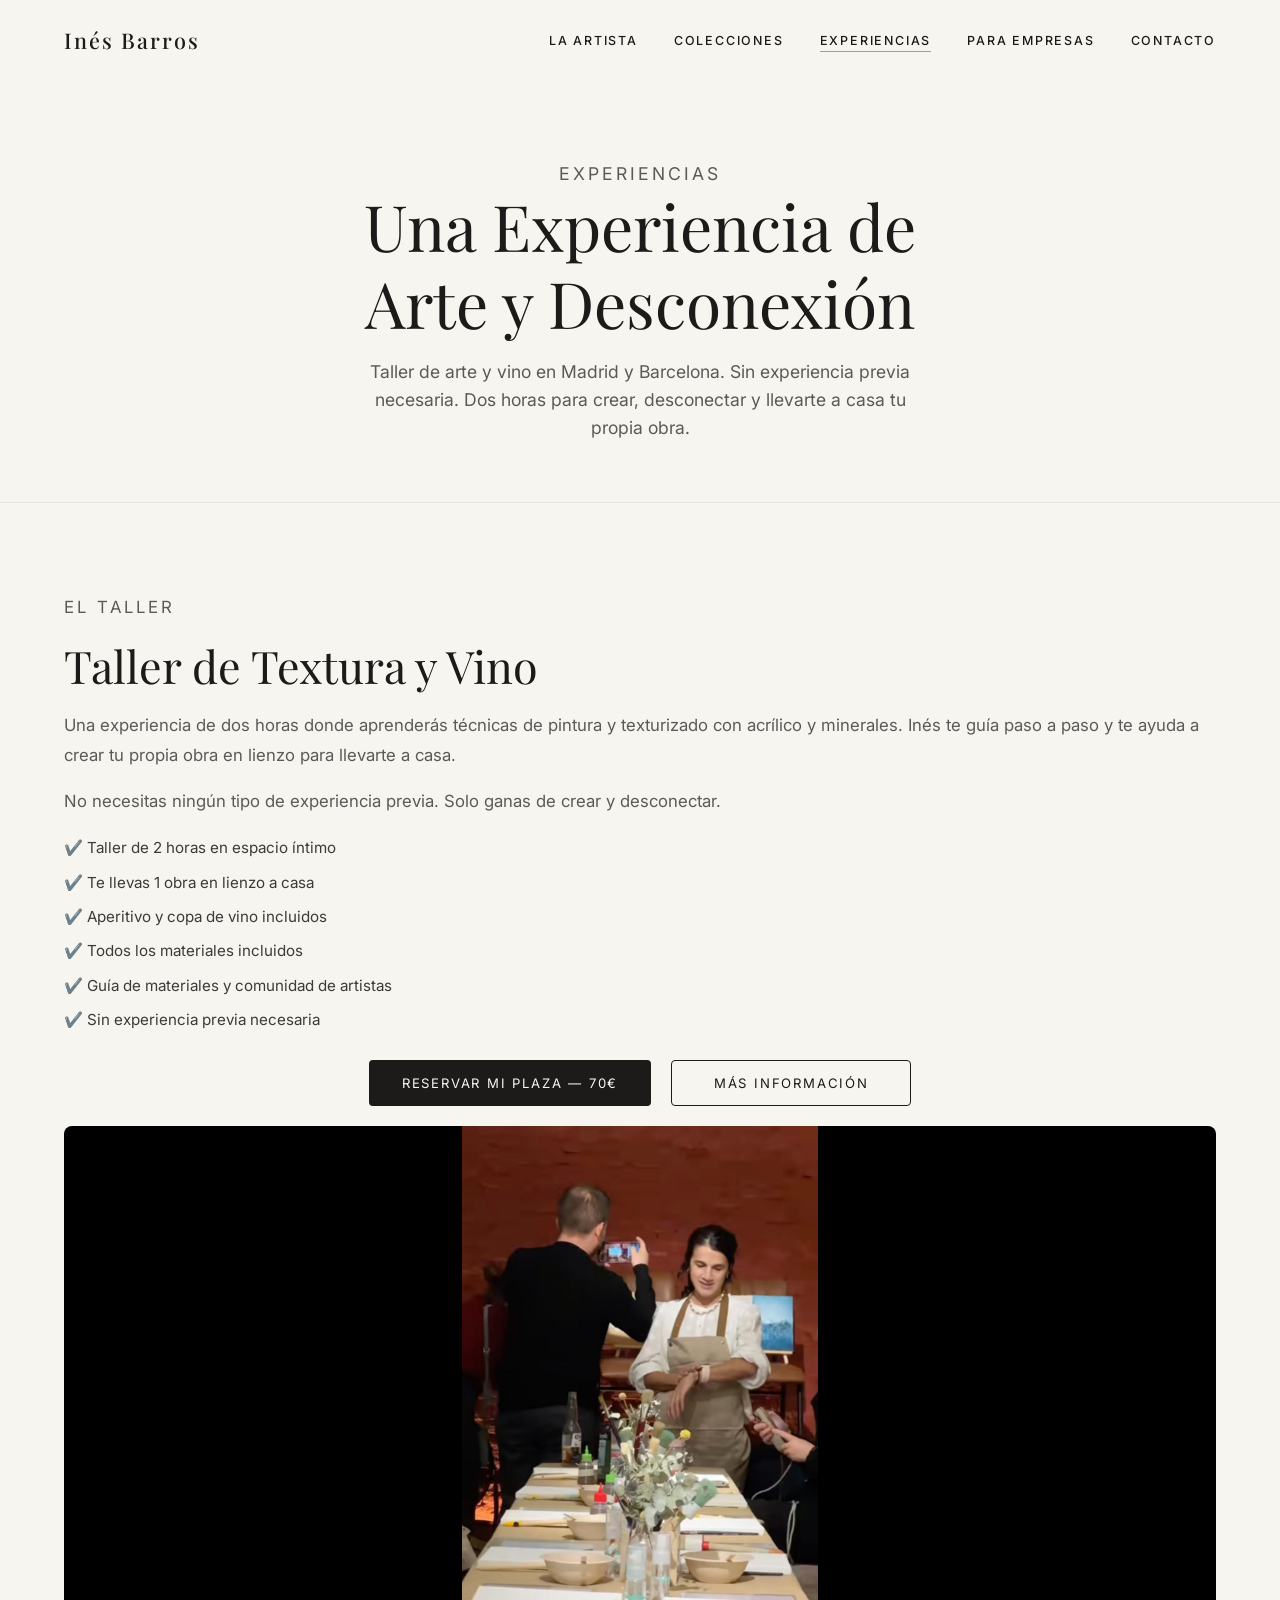
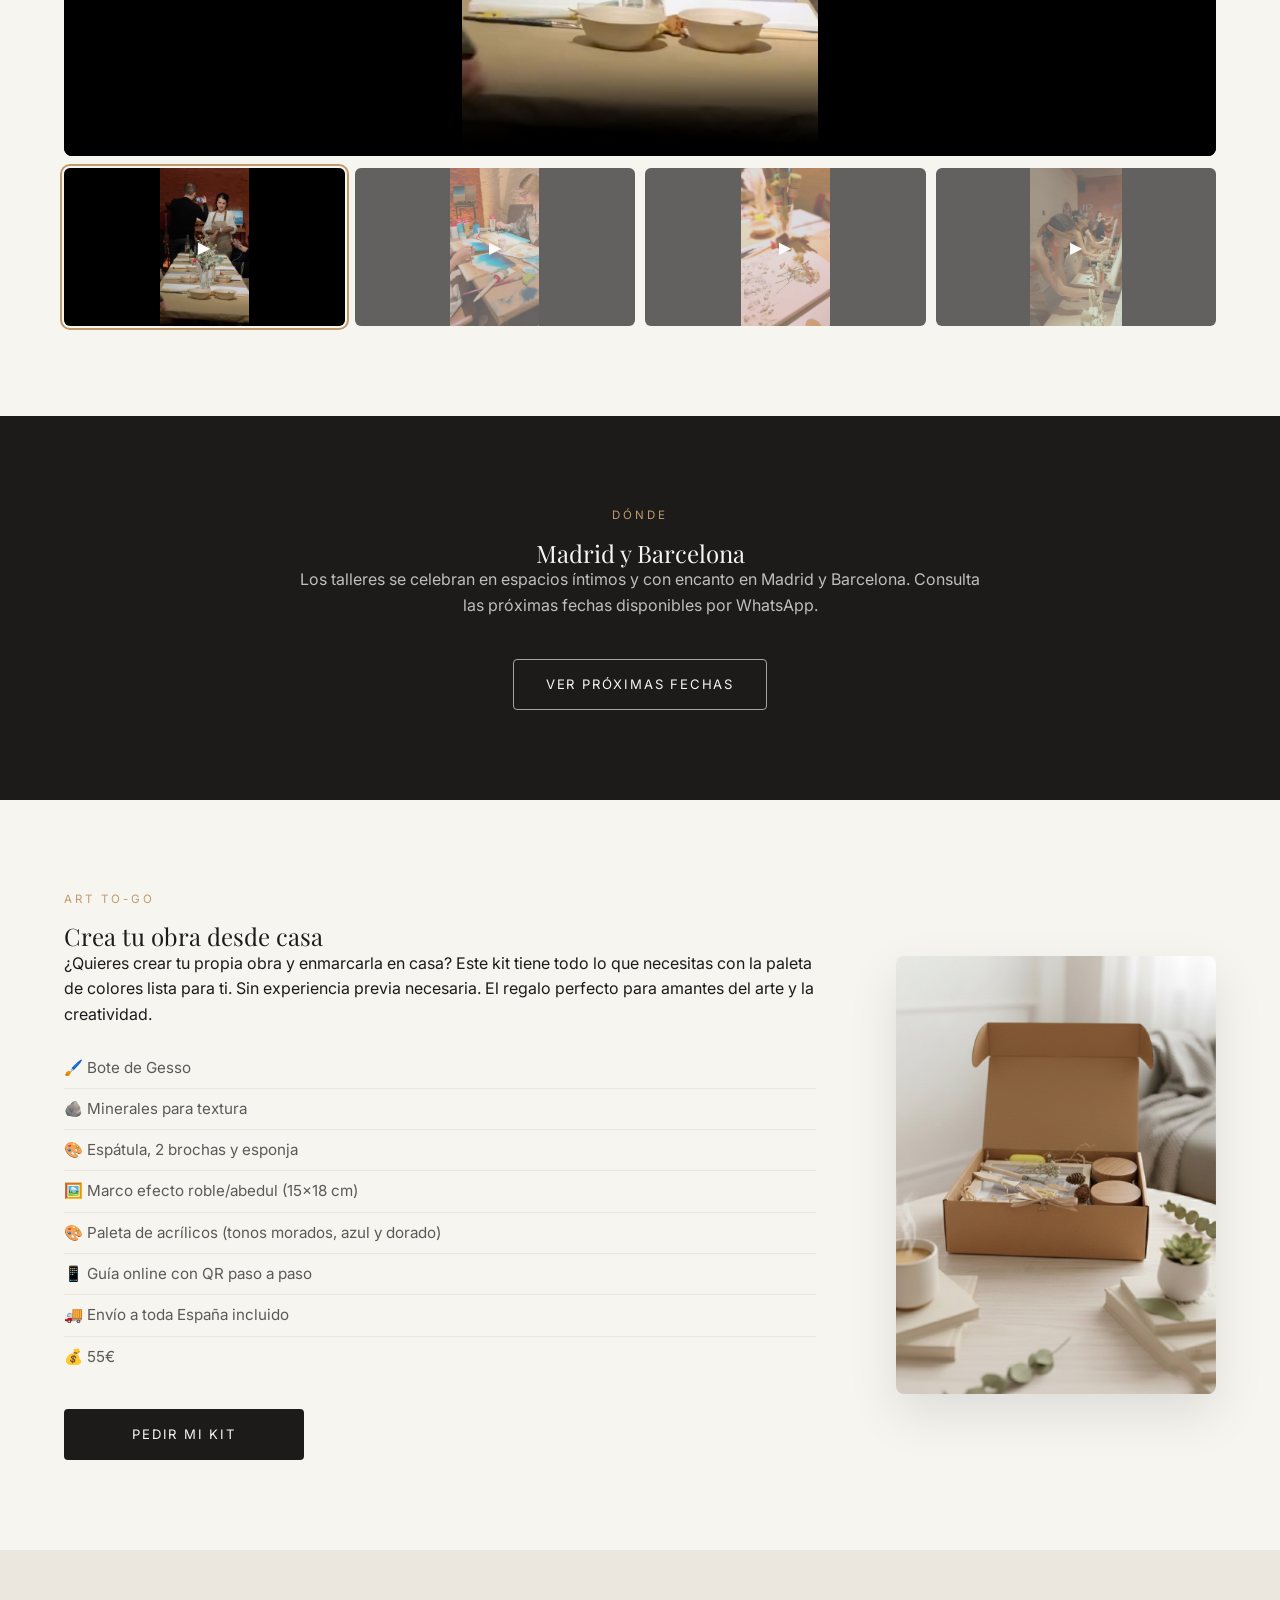
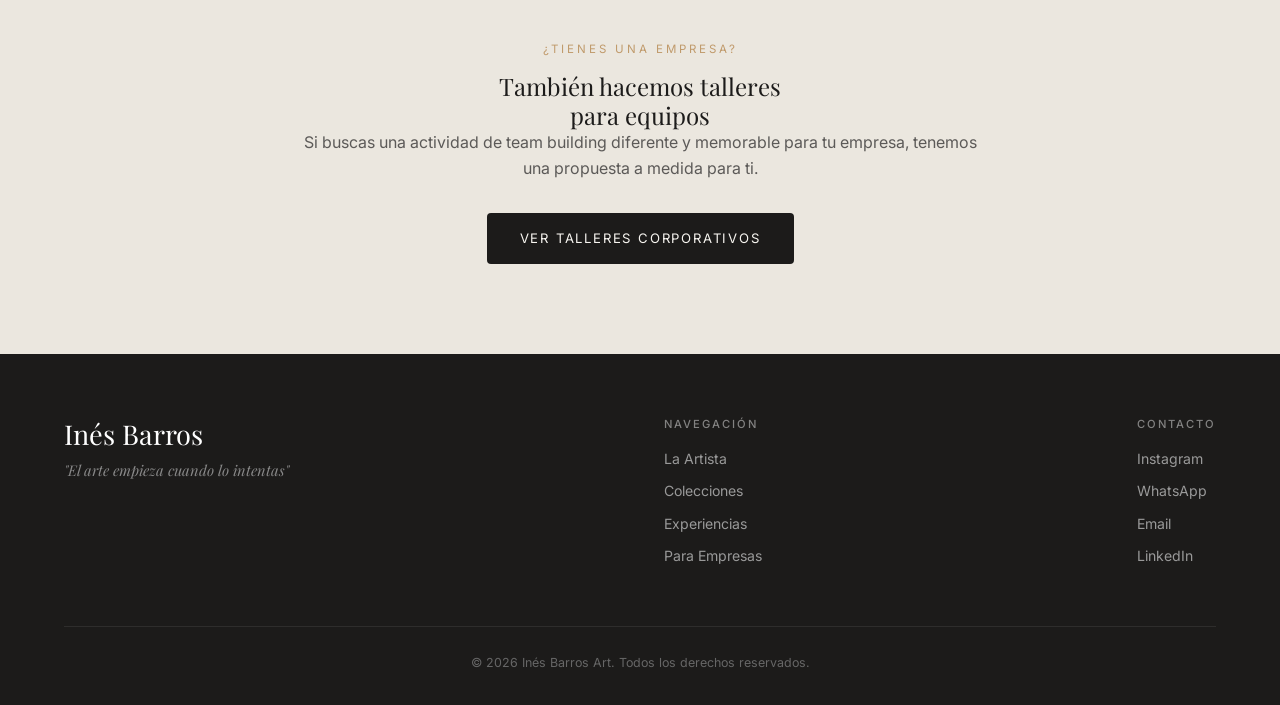
<file: experiencias.html>
<!DOCTYPE html>
<html lang="es">
<head>
  <meta charset="UTF-8">
  <meta name="viewport" content="width=device-width, initial-scale=1.0">

  <!-- SEO -->
  <title>Talleres de Arte y Vino en Madrid y Barcelona | Inés Barros Art</title>
  <meta name="description" content="Taller de textura y vino en Madrid y Barcelona. Sin experiencia previa. Aprende técnicas de pintura con acrílico y minerales y llévate tu obra a casa. Reserva desde 70€ o pide tu Kit Art To-Go.">
  <meta name="keywords" content="taller de arte Madrid, taller de pintura Madrid, taller arte y vino Madrid, taller arte Barcelona, taller textura acrílico, kit de arte para casa, taller arte sin experiencia">
  <meta name="author" content="Inés Barros">
  <link rel="canonical" href="https://inesbarrosart.github.io/experiencias.html">

  <!-- Open Graph -->
  <meta property="og:title" content="Talleres de Arte y Vino en Madrid y Barcelona | Inés Barros Art">
  <meta property="og:description" content="Taller de textura y vino en Madrid y Barcelona. Sin experiencia previa. Llévate tu obra a casa desde 70€.">
  <meta property="og:image" content="https://inesbarrosart.github.io/assets/postertaller1.jpg">
  <meta property="og:image:width" content="1200">
  <meta property="og:image:height" content="630">
  <meta property="og:url" content="https://inesbarrosart.github.io/experiencias.html">
  <meta property="og:type" content="website">

  <!-- Twitter/X -->
  <meta name="twitter:card" content="summary_large_image">
  <meta name="twitter:title" content="Talleres de Arte y Vino en Madrid y Barcelona">
  <meta name="twitter:description" content="Taller de textura y vino sin experiencia previa. Llévate tu obra a casa desde 70€.">
  <meta name="twitter:image" content="https://inesbarrosart.github.io/assets/postertaller1.jpg">

  <link rel="icon" href="favicon.ico" type="image/x-icon">
  <link rel="preconnect" href="https://fonts.googleapis.com">
  <link rel="preconnect" href="https://fonts.gstatic.com" crossorigin>
  <link href="https://fonts.googleapis.com/css2?family=Playfair+Display:ital,wght@0,400;0,500;1,400&family=Inter:wght@300;400;500&display=swap" rel="stylesheet">
  <link rel="stylesheet" href="styles.css">
  <!-- Google tag (gtag.js) -->
<script async src="https://www.googletagmanager.com/gtag/js?id=AW-18438986968">
</script>
<script>
  window.dataLayer = window.dataLayer || [];
  function gtag(){dataLayer.push(arguments);}
  gtag('js', new Date());

  gtag('config', 'AW-18438986968');
</script>
</head>
<body>
  <div class="loader" id="loader"><div class="spinner"></div></div>
  <nav class="navbar" id="navbar">
    <a href="index.html" class="logo">Inés Barros</a>
    <ul class="nav-links" id="navLinks">
      <li><a href="artista.html" onclick="closeMenu()">La Artista</a></li>
      <li><a href="colecciones.html" onclick="closeMenu()">Colecciones</a></li>
      <li><a href="experiencias.html" onclick="closeMenu()" class="nav-active">Experiencias</a></li>
      <li><a href="empresas.html" onclick="closeMenu()">Para Empresas</a></li>
      <li><a href="contacto.html" onclick="closeMenu()">Contacto</a></li>
    </ul>
    <div class="menu-toggle" id="menuToggle" onclick="toggleMenu()">
      <div class="bar"></div>
      <div class="bar"></div>
    </div>
  </nav>

  <main class="page-main">

    <section class="page-hero">
      <div class="container container-center">
        <p class="eyebrow">Experiencias</p>
        <h1>Una Experiencia de<br>Arte y Desconexión</h1>
        <p>Taller de arte y vino en Madrid y Barcelona. Sin experiencia previa necesaria. Dos horas para crear, desconectar y llevarte a casa tu propia obra.</p>
      </div>
    </section>

    <section class="section">
      <div class="container about-container">
        <div class="about-text">
          <p class="eyebrow">El Taller</p>
          <h2>Taller de Textura y Vino</h2>
          <p>Una experiencia de dos horas donde aprenderás técnicas de pintura y texturizado con acrílico y minerales. Inés te guía paso a paso y te ayuda a crear tu propia obra en lienzo para llevarte a casa.</p>
          <p>No necesitas ningún tipo de experiencia previa. Solo ganas de crear y desconectar.</p>
          <ul class="workshop-list" style="margin-top:20px">
            <li>✔️ Taller de 2 horas en espacio íntimo</li>
            <li>✔️ Te llevas 1 obra en lienzo a casa</li>
            <li>✔️ Aperitivo y copa de vino incluidos</li>
            <li>✔️ Todos los materiales incluidos</li>
            <li>✔️ Guía de materiales y comunidad de artistas</li>
            <li>✔️ Sin experiencia previa necesaria</li>
          </ul>
          <div class="experiencias-buttons">
          <div class="contacto-dropdown">
  <button class="btn btn-primary" onclick="toggleDropdown()">Reservar mi Plaza — 70€</button>
  <div class="dropdown-menu" id="dropdownMenu">
    <a href="https://wa.me/34616679621" target="_blank">💬 WhatsApp</a>
    <a href="contacto.html">✉️ Formulario de Contacto</a>
    <a href="https://www.instagram.com/inesbarros.art" target="_blank">📸 Instagram</a>
    <a href="mailto:ibarros.art@gmail.com">📧 Email</a>
  </div>
</div>
          <div class="contacto-dropdown">
  <button class="btn btn-outline" onclick="toggleDropdown2()">Más Información</button>
  <div class="dropdown-menu" id="dropdownMenu2">
    <a href="https://wa.me/34616679621" target="_blank">💬 WhatsApp</a>
    <a href="contacto.html">✉️ Formulario de Contacto</a>
    <a href="https://www.instagram.com/inesbarros.art" target="_blank">📸 Instagram</a>
    <a href="mailto:ibarros.art@gmail.com">📧 Email</a>
  </div>
</div>
          <div class="video-showcase">
            <div class="video-showcase-main">
              <video id="mainVideo" controls poster="assets/postertaller1.jpg">
                <source src="assets/taller1.mp4" type="video/mp4">
              </video>
            </div>
            <div class="video-showcase-thumbs">
              <button class="video-thumb active" data-video="assets/taller1.mp4" data-poster="assets/postertaller1.jpg">
                <img src="assets/postertaller1.jpg" alt="Vídeo del taller 1">
                <span class="video-thumb-play">▶</span>
              </button>
              <button class="video-thumb" data-video="assets/taller2.mp4" data-poster="assets/postertaller2.jpg">
                <img src="assets/postertaller2.jpg" alt="Vídeo del taller 2">
                <span class="video-thumb-play">▶</span>
              </button>
              <button class="video-thumb" data-video="assets/taller3.mp4" data-poster="assets/postertaller3.jpg">
                <img src="assets/postertaller3.jpg" alt="Vídeo del taller 3">
                <span class="video-thumb-play">▶</span>
              </button>
              <button class="video-thumb" data-video="assets/taller4.mp4" data-poster="assets/postertaller4.jpg">
                <img src="assets/postertaller4.jpg" alt="Vídeo del taller 4">
                <span class="video-thumb-play">▶</span>
              </button>
            </div>
          </div>
        </div>
      </div>
    </section>    
          
    <section class="section section-dark fade-in-up">
      <div class="container container-center">
        <p class="eyebrow" style="color:var(--accent-color)">Dónde</p>
        <h2>Madrid y Barcelona</h2>
        <p style="opacity:0.75;margin-bottom:40px">Los talleres se celebran en espacios íntimos y con encanto en Madrid y Barcelona. Consulta las próximas fechas disponibles por WhatsApp.</p>
        <a href="https://wa.me/34616679621" class="btn btn-outline-light" target="_blank">Ver Próximas Fechas</a>
      </div>
    </section>

    <section class="section fade-in-up">
  <div class="container kit-container">
    <div class="kit-info">
      <p class="eyebrow">Art To-Go</p>
      <h2>Crea tu obra desde casa</h2>
      <p>¿Quieres crear tu propia obra y enmarcarla en casa? Este kit tiene todo lo que necesitas con la paleta de colores lista para ti. Sin experiencia previa necesaria. El regalo perfecto para amantes del arte y la creatividad.</p>
      <ul class="kit-contenido">
        <li>🖌️ Bote de Gesso</li>
        <li>🪨 Minerales para textura</li>
        <li>🎨 Espátula, 2 brochas y esponja</li>
        <li>🖼️ Marco efecto roble/abedul (15×18 cm)</li>
        <li>🎨 Paleta de acrílicos (tonos morados, azul y dorado)</li>
        <li>📱 Guía online con QR paso a paso</li>
        <li>🚚 Envío a toda España incluido</li>
        <li>💰 55€</li>
      </ul>
      <div style="margin-top:32px">
        <a href="https://wa.me/34616679621" class="btn btn-primary" target="_blank">Pedir mi Kit</a>
      </div>
    </div>
    <div class="kit-img">
      <img src="assets/kit.jpg" alt="Kit de Texturas Art To-Go de Inés Barros">
    </div>
  </div>
</section>

    <section class="section section-alt fade-in-up">
      <div class="container container-center">
        <p class="eyebrow">¿Tienes una empresa?</p>
        <h2>También hacemos talleres<br>para equipos</h2>
        <p style="color:var(--text-secondary);margin-bottom:32px">Si buscas una actividad de team building diferente y memorable para tu empresa, tenemos una propuesta a medida para ti.</p>
        <a href="empresas.html" class="btn btn-primary">Ver Talleres Corporativos</a>
      </div>
    </section>

  </main>

  <footer class="footer">
    <div class="footer-container">
      <div class="footer-brand">
        <h2>Inés Barros</h2>
        <p>"El arte empieza cuando lo intentas"</p>
      </div>
      <div class="footer-links">
        <h3>Navegación</h3>
        <a href="artista.html" class="social-link">La Artista</a>
        <a href="colecciones.html" class="social-link">Colecciones</a>
        <a href="experiencias.html" class="social-link">Experiencias</a>
        <a href="empresas.html" class="social-link">Para Empresas</a>
      </div>
      <div class="footer-links">
        <h3>Contacto</h3>
        <a href="https://www.instagram.com/inesbarros.art" class="social-link" target="_blank">Instagram</a>
        <a href="https://wa.me/34616679621" class="social-link" target="_blank">WhatsApp</a>
        <a href="mailto:ibarros.art@gmail.com" class="social-link">Email</a>
        <a href="https://www.linkedin.com/in/inesbarrosvazquez/" class="social-link" target="_blank">LinkedIn</a>
      </div>
    </div>
    <div class="footer-bottom">
      <p>© 2026 Inés Barros Art. Todos los derechos reservados.</p>
    </div>
  </footer>
  <script src="script.js"></script>
</body>
</html>
</file>
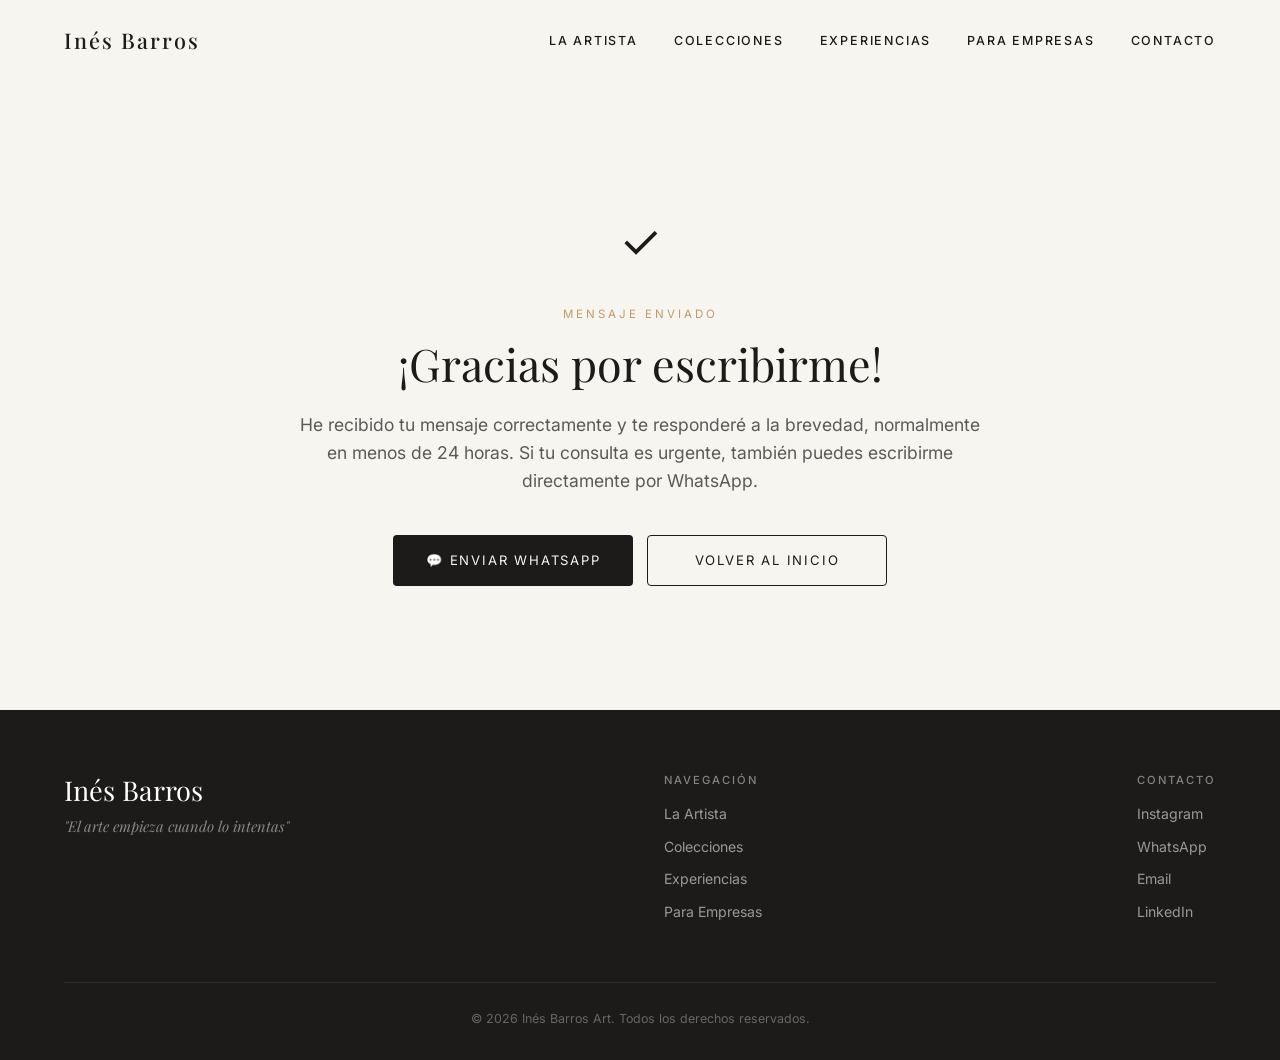
<file: gracias.html>
<!DOCTYPE html>
<html lang="es">
<head>
  <meta charset="UTF-8">
  <meta name="viewport" content="width=device-width, initial-scale=1.0">
  <title>Mensaje Enviado | Inés Barros Art</title>
  <meta name="description" content="Gracias por contactar con Inés Barros Art. Te responderemos a la brevedad.">
  <meta name="robots" content="noindex">
  <link rel="icon" href="favicon.ico" type="image/x-icon">
  <link rel="preconnect" href="https://fonts.googleapis.com">
  <link rel="preconnect" href="https://fonts.gstatic.com" crossorigin>
  <link href="https://fonts.googleapis.com/css2?family=Playfair+Display:ital,wght@0,400;0,500;1,400&family=Inter:wght@300;400;500&display=swap" rel="stylesheet">
  <link rel="stylesheet" href="styles.css">
  <!-- Google tag (gtag.js) -->
<script async src="https://www.googletagmanager.com/gtag/js?id=AW-18438986968">
</script>
<script>
  window.dataLayer = window.dataLayer || [];
  function gtag(){dataLayer.push(arguments);}
  gtag('js', new Date());

  gtag('config', 'AW-18438986968');
</script>
</head>
<body>
  <div class="loader" id="loader"><div class="spinner"></div></div>

  <nav class="navbar" id="navbar">
    <a href="index.html" class="logo">Inés Barros</a>
    <ul class="nav-links" id="navLinks">
      <li><a href="artista.html" onclick="closeMenu()">La Artista</a></li>
      <li><a href="colecciones.html" onclick="closeMenu()">Colecciones</a></li>
      <li><a href="experiencias.html" onclick="closeMenu()">Experiencias</a></li>
      <li><a href="empresas.html" onclick="closeMenu()">Para Empresas</a></li>
      <li><a href="contacto.html" onclick="closeMenu()">Contacto</a></li>
    </ul>
    <div class="menu-toggle" id="menuToggle" onclick="toggleMenu()">
      <div class="bar"></div>
      <div class="bar"></div>
    </div>
  </nav>

  <main class="page-main">
    <section class="section" style="min-height:70vh;display:flex;align-items:center;">
      <div class="container container-center">
        <div style="font-size:3rem;margin-bottom:24px">✓</div>
        <p class="eyebrow">Mensaje Enviado</p>
        <h1 style="font-size:clamp(2rem,4vw,2.8rem);margin-bottom:20px">¡Gracias por escribirme!</h1>
        <p style="color:var(--text-secondary);font-size:1.1rem;margin-bottom:40px">
          He recibido tu mensaje correctamente y te responderé a la brevedad, normalmente en menos de 24 horas.
          Si tu consulta es urgente, también puedes escribirme directamente por WhatsApp.
        </p>
        <div style="display:flex;gap:14px;justify-content:center;flex-wrap:wrap">
  <a href="https://wa.me/34616679621" class="btn btn-primary" target="_blank" style="width:240px;text-align:center">💬 Enviar WhatsApp</a>
  <a href="index.html" class="btn btn-outline" style="width:240px;text-align:center">Volver al Inicio</a>
</div>
      </div>
    </section>
  </main>

  <footer class="footer">
    <div class="footer-container">
      <div class="footer-brand">
        <h2>Inés Barros</h2>
        <p>"El arte empieza cuando lo intentas"</p>
      </div>
      <div class="footer-links">
        <h3>Navegación</h3>
        <a href="artista.html" class="social-link">La Artista</a>
        <a href="colecciones.html" class="social-link">Colecciones</a>
        <a href="experiencias.html" class="social-link">Experiencias</a>
        <a href="empresas.html" class="social-link">Para Empresas</a>
      </div>
      <div class="footer-links">
        <h3>Contacto</h3>
        <a href="https://www.instagram.com/inesbarros.art" class="social-link" target="_blank">Instagram</a>
        <a href="https://wa.me/34616679621" class="social-link" target="_blank">WhatsApp</a>
        <a href="mailto:ibarros.art@gmail.com" class="social-link">Email</a>
        <a href="https://www.linkedin.com/in/inesbarrosvazquez/" class="social-link" target="_blank">LinkedIn</a>
      </div>
    </div>
    <div class="footer-bottom">
      <p>© 2026 Inés Barros Art. Todos los derechos reservados.</p>
    </div>
  </footer>
  <script src="script.js"></script>
</body>
</html>
</file>
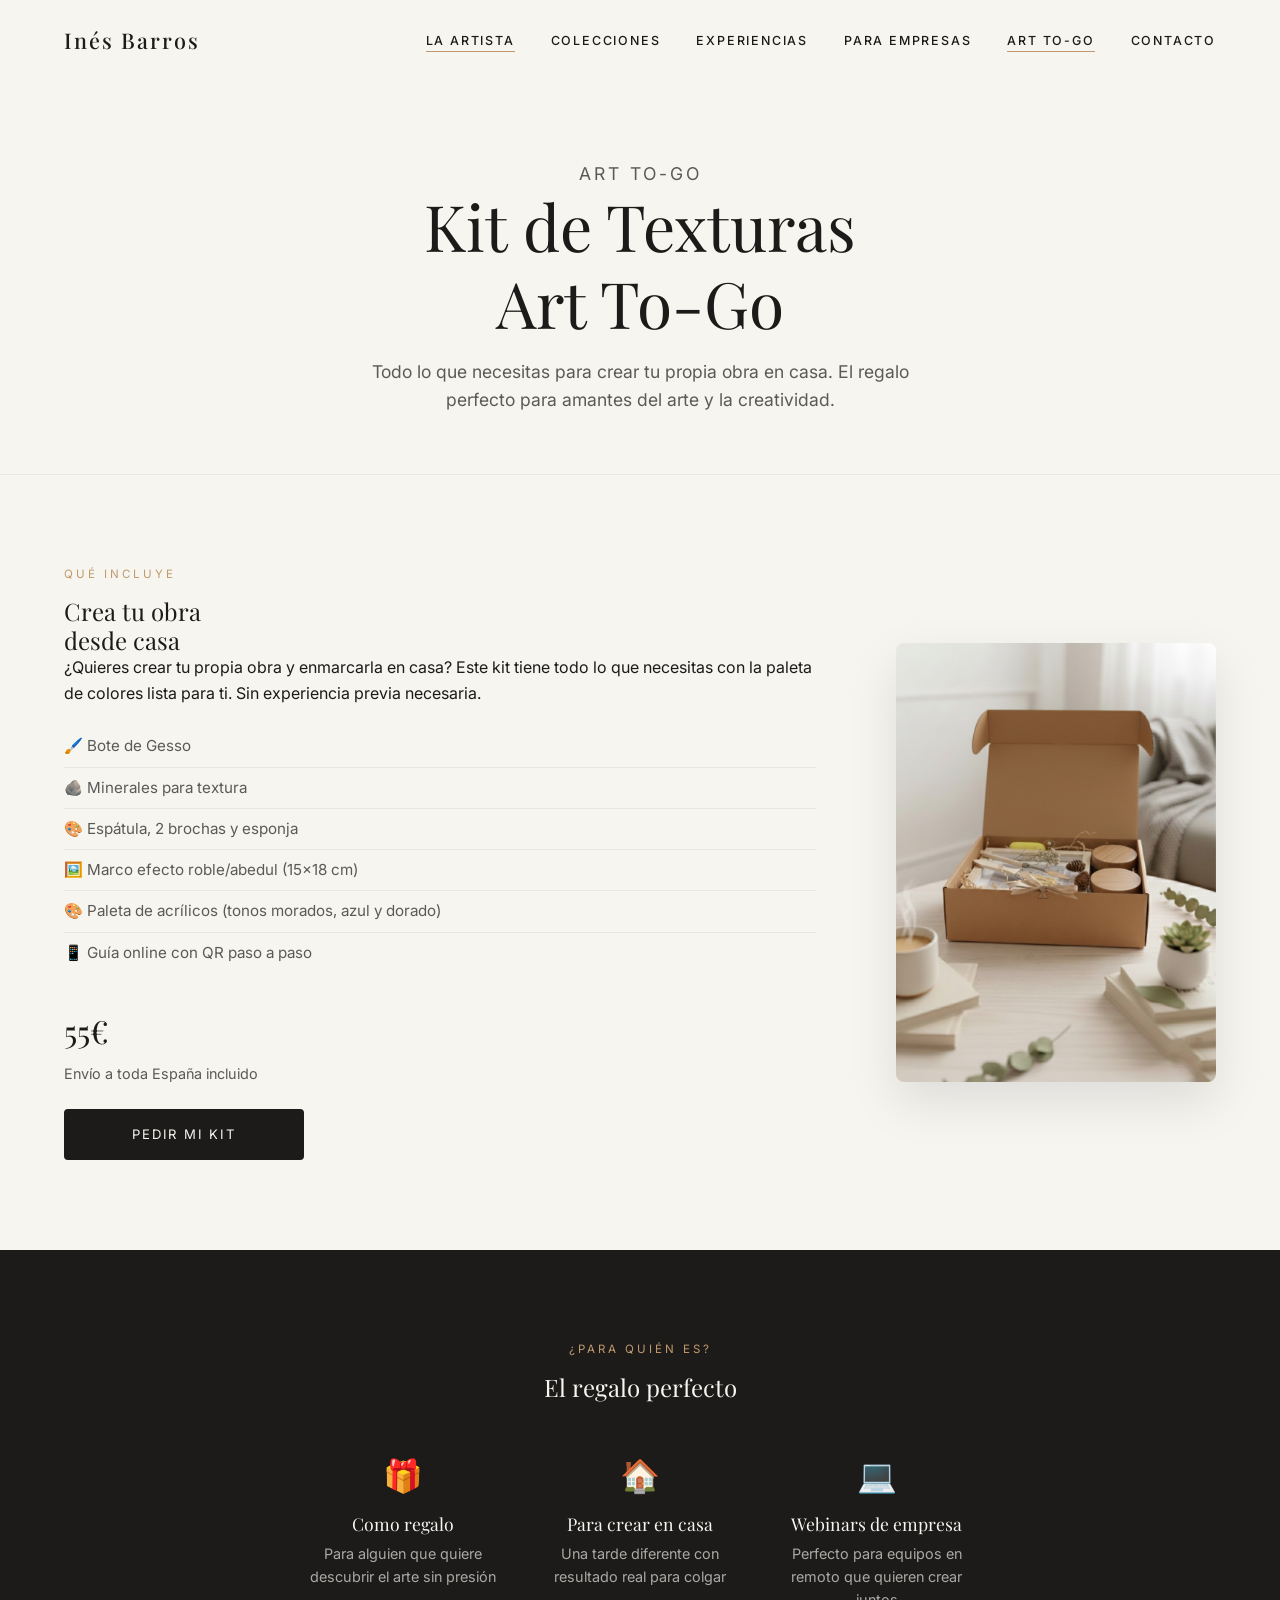
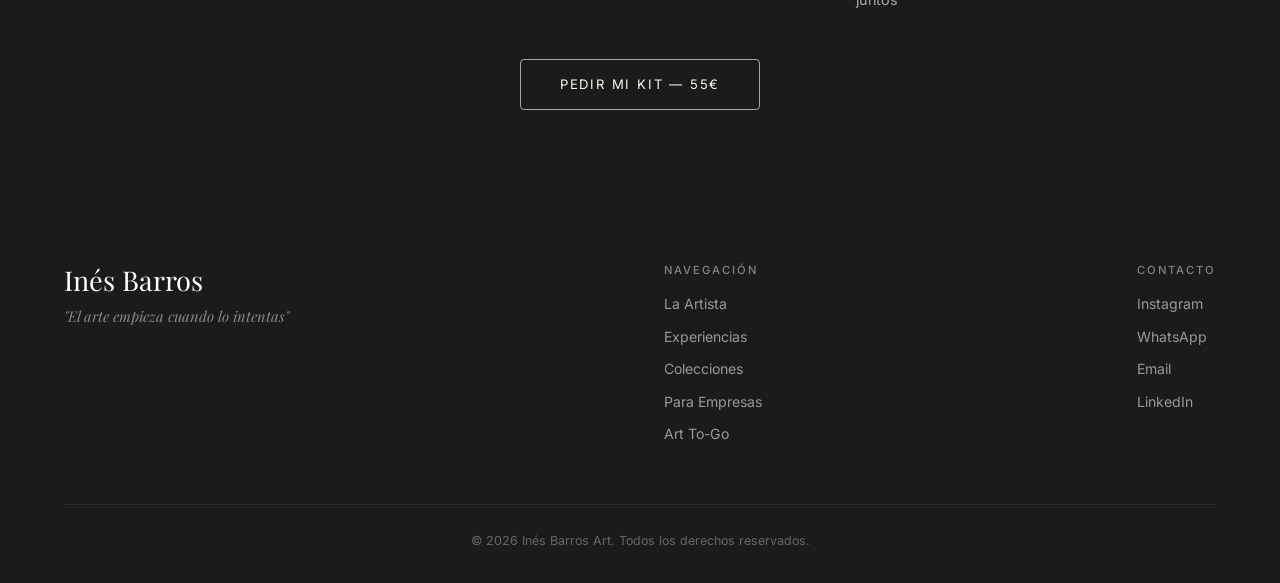
<file: kit.html>
<!DOCTYPE html>
<html lang="es">
<head>
  <meta charset="UTF-8">
  <meta name="viewport" content="width=device-width, initial-scale=1.0">
  <title>Kit de Texturas Art To-Go | Inés Barros Art</title>
  <meta name="description" content="Kit de arte para crear tu propia obra en casa. Incluye materiales profesionales y guía online. Envío a toda España. El regalo perfecto para amantes del arte.">
  <link rel="icon" href="favicon.ico" type="image/x-icon">
  <link rel="preconnect" href="https://fonts.googleapis.com">
  <link rel="preconnect" href="https://fonts.gstatic.com" crossorigin>
  <link href="https://fonts.googleapis.com/css2?family=Playfair+Display:ital,wght@0,400;0,500;1,400&family=Inter:wght@300;400;500&display=swap" rel="stylesheet">
  <link rel="stylesheet" href="styles.css">
  <!-- Google tag (gtag.js) -->
<script async src="https://www.googletagmanager.com/gtag/js?id=AW-18438986968">
</script>
<script>
  window.dataLayer = window.dataLayer || [];
  function gtag(){dataLayer.push(arguments);}
  gtag('js', new Date());

  gtag('config', 'AW-18438986968');
</script>
</head>
<body>
  <div class="loader" id="loader"><div class="spinner"></div></div>
  <nav class="navbar" id="navbar">
    <a href="index.html" class="logo">Inés Barros</a>
    <ul class="nav-links" id="navLinks">
      <li><a href="artista.html" onclick="closeMenu()" class="nav-active">La Artista</a></li>
      <li><a href="colecciones.html" onclick="closeMenu()">Colecciones</a></li>
      <li><a href="experiencias.html" onclick="closeMenu()">Experiencias</a></li>
      <li><a href="empresas.html" onclick="closeMenu()">Para Empresas</a></li>
      <li><a href="kit.html" onclick="closeMenu()" class="nav-active">Art To-Go</a></li>
      <li><a href="contacto.html" onclick="closeMenu()">Contacto</a></li>
    </ul>
    <div class="menu-toggle" id="menuToggle" onclick="toggleMenu()">
      <div class="bar"></div>
      <div class="bar"></div>
    </div>
  </nav>

  <main class="page-main">

    <section class="page-hero">
      <div class="container container-center">
        <p class="eyebrow">Art To-Go</p>
        <h1>Kit de Texturas<br>Art To-Go</h1>
        <p>Todo lo que necesitas para crear tu propia obra en casa. El regalo perfecto para amantes del arte y la creatividad.</p>
      </div>
    </section>

    <section class="section">
      <div class="container kit-container">
        <div class="kit-info">
          <p class="eyebrow">Qué incluye</p>
          <h2>Crea tu obra<br>desde casa</h2>
          <p>¿Quieres crear tu propia obra y enmarcarla en casa? Este kit tiene todo lo que necesitas con la paleta de colores lista para ti. Sin experiencia previa necesaria.</p>
          <ul class="kit-contenido">
            <li>🖌️ Bote de Gesso</li>
            <li>🪨 Minerales para textura</li>
            <li>🎨 Espátula, 2 brochas y esponja</li>
            <li>🖼️ Marco efecto roble/abedul (15×18 cm)</li>
            <li>🎨 Paleta de acrílicos (tonos morados, azul y dorado)</li>
            <li>📱 Guía online con QR paso a paso</li>
          </ul>
          <div style="margin-top:32px">
            <p style="font-size:2rem;font-family:var(--font-heading);margin-bottom:6px">55€</p>
            <p style="color:var(--text-secondary);font-size:0.9rem;margin-bottom:24px">Envío a toda España incluido</p>
            <a href="https://wa.me/34616679621" class="btn btn-primary" target="_blank">Pedir mi Kit</a>
          </div>
        </div>
        <div class="kit-img">
          <img src="assets/kit.jpg" alt="Kit de Texturas Art To-Go de Inés Barros">
        </div>
      </div>
    </section>

    <section class="section section-dark fade-in-up">
      <div class="container container-center">
        <p class="eyebrow" style="color:var(--accent-color)">¿Para quién es?</p>
        <h2>El regalo perfecto</h2>
        <div style="display:grid;grid-template-columns:repeat(3,1fr);gap:30px;margin-top:48px;text-align:center">
          <div>
            <div style="font-size:2rem;margin-bottom:12px">🎁</div>
            <h3 style="font-size:1.1rem;margin-bottom:8px">Como regalo</h3>
            <p style="opacity:0.65;font-size:0.9rem">Para alguien que quiere descubrir el arte sin presión</p>
          </div>
          <div>
            <div style="font-size:2rem;margin-bottom:12px">🏠</div>
            <h3 style="font-size:1.1rem;margin-bottom:8px">Para crear en casa</h3>
            <p style="opacity:0.65;font-size:0.9rem">Una tarde diferente con resultado real para colgar</p>
          </div>
          <div>
            <div style="font-size:2rem;margin-bottom:12px">💻</div>
            <h3 style="font-size:1.1rem;margin-bottom:8px">Webinars de empresa</h3>
            <p style="opacity:0.65;font-size:0.9rem">Perfecto para equipos en remoto que quieren crear juntos</p>
          </div>
        </div>
        <a href="https://wa.me/34616679621" class="btn btn-outline-light" style="margin-top:48px" target="_blank">Pedir mi Kit — 55€</a>
      </div>
    </section>

  </main>

  <footer class="footer">
    <div class="footer-container">
      <div class="footer-brand">
        <h2>Inés Barros</h2>
        <p>"El arte empieza cuando lo intentas"</p>
      </div>
      <div class="footer-links">
        <h3>Navegación</h3>
        <a href="artista.html" class="social-link">La Artista</a>
        <a href="experiencias.html" class="social-link">Experiencias</a>
        <a href="colecciones.html" class="social-link">Colecciones</a>
        <a href="empresas.html" class="social-link">Para Empresas</a>
        <a href="kit.html" class="social-link">Art To-Go</a>
      </div>
      <div class="footer-links">
        <h3>Contacto</h3>
        <a href="https://www.instagram.com/inesbarros.art" class="social-link" target="_blank">Instagram</a>
        <a href="https://wa.me/34616679621" class="social-link" target="_blank">WhatsApp</a>
        <a href="mailto:ibarros.art@gmail.com" class="social-link">Email</a>
        <a href="https://www.linkedin.com/in/inesbarrosvazquez/" class="social-link" target="_blank">LinkedIn</a>
      </div>
    </div>
    <div class="footer-bottom">
      <p>© 2026 Inés Barros Art. Todos los derechos reservados.</p>
    </div>
  </footer>
  <script src="script.js"></script>
</body>
</html>
</file>
<file: styles.css>
/* =========================================
   INÉS BARROS ART — styles.css
   ========================================= */

:root {
  --bg-color: #F7F5F0;
  --text-primary: #1C1B1A;
  --text-secondary: #5C5A58;
  --accent-color: #C09A6B;
  --surface-alt: #EBE7DF;
  --font-heading: 'Playfair Display', serif;
  --font-body: 'Inter', sans-serif;
  --nav-height: 80px;
  --transition: all 0.4s cubic-bezier(0.16, 1, 0.3, 1);
}

* { margin: 0; padding: 0; box-sizing: border-box; }
html { scroll-behavior: smooth; font-size: 16px; }
body {
  font-family: var(--font-body);
  background-color: var(--bg-color);
  color: var(--text-primary);
  line-height: 1.6;
  overflow-x: hidden;
  -webkit-font-smoothing: antialiased;
}
h1,h2,h3,h4,h5,h6 { font-family: var(--font-heading); font-weight: 400; line-height: 1.2; }
a { text-decoration: none; color: inherit; transition: var(--transition); }
ul { list-style: none; }
img { max-width: 100%; display: block; }

/* Loader */
.loader {
  position: fixed; inset: 0; background: var(--bg-color);
  display: flex; justify-content: center; align-items: center;
  z-index: 9999; transition: opacity 0.8s ease;
}
.loader.fade-out { opacity: 0; pointer-events: none; }
.spinner {
  width: 38px; height: 38px; border: 2px solid var(--surface-alt);
  border-top-color: var(--accent-color); border-radius: 50%;
  animation: spin 1s linear infinite;
}
@keyframes spin { to { transform: rotate(360deg); } }

/* Botones */
.btn {
  display: inline-block; padding: 14px 32px; border-radius: 4px;
  font-family: var(--font-body); font-size: 0.82rem; letter-spacing: 1.8px;
  text-transform: uppercase; cursor: pointer; transition: var(--transition);
  border: 1px solid transparent; text-align: center; white-space: nowrap;
}
.btn-primary { background-color: var(--text-primary); color: var(--bg-color); }
.btn-primary:hover { background-color: var(--accent-color); border-color: var(--accent-color); }
.btn-outline { background: transparent; color: var(--text-primary); border-color: var(--text-primary); }
.btn-outline:hover { background-color: var(--text-primary); color: var(--bg-color); }
.btn-outline-light { background: transparent; color: var(--bg-color); border-color: rgba(255,255,255,0.6); }
.btn-outline-light:hover { background: rgba(255,255,255,0.15); }
.w-full { width: 100%; }

/* Navbar */
.navbar {
  position: fixed; top: 0; left: 0; width: 100%; height: var(--nav-height);
  display: flex; justify-content: space-between; align-items: center;
  padding: 0 5%; z-index: 9998; transition: var(--transition);
}
.navbar.scrolled {
  background-color: rgba(247,245,240,0.97);
  backdrop-filter: blur(12px);
  box-shadow: 0 2px 20px rgba(0,0,0,0.05);
}
.logo { font-family: var(--font-heading); font-size: 1.35rem; font-weight: 500; letter-spacing: 2px; }
.nav-links { display: flex; gap: 36px; }
.nav-links li a {
  font-size: 0.78rem; text-transform: uppercase; letter-spacing: 1.8px;
  font-weight: 500; position: relative;
}
.nav-links li a::after {
  content: ''; position: absolute; bottom: -4px; left: 0;
  width: 0; height: 1px; background-color: var(--accent-color); transition: width 0.3s ease;
}
.nav-links li a:hover::after,
.nav-links li a.nav-active::after { width: 100%; }
.menu-toggle { display: none; cursor: pointer; flex-direction: column; gap: 6px; padding: 4px; }
.bar { width: 24px; height: 1.5px; background-color: var(--text-primary); transition: 0.3s; display: block; }

/* Eyebrow */
.eyebrow {
  font-family: var(--font-body); font-size: 0.72rem; letter-spacing: 3px;
  text-transform: uppercase; color: var(--accent-color); margin-bottom: 14px; display: block;
}
.hero-eyebrow {
  font-family: var(--font-body); font-size: 0.72rem; letter-spacing: 3px;
  text-transform: uppercase; color: rgba(28,27,26,0.55); margin-bottom: 22px; display: block;
}

/* Animaciones */
.fade-in-up {
  opacity: 0; transform: translateY(28px);
  transition: opacity 1s cubic-bezier(0.16,1,0.3,1), transform 1s cubic-bezier(0.16,1,0.3,1);
}
.fade-in-up.visible { opacity: 1; transform: translateY(0); }

/* ── HERO (index) ── */
.hero {
  height: 100vh; display: flex; align-items: center; justify-content: center;
  text-align: center; position: relative; padding: 0 5%;
  background: url('assets/portada.jpg') center/cover no-repeat;
  background-position: center 30%;

}
.hero-overlay {
  position: absolute; inset: 0;
background: linear-gradient(to bottom, rgba(247,245,240,0.4), rgba(247,245,240,0.92));
  z-index: 1;
}
.hero-content { position: relative; z-index: 2; max-width: 820px; }
.hero-title { font-size: clamp(2.6rem, 5.5vw, 5.2rem); margin-bottom: 18px; color: var(--text-primary); }
.hero-subtitle {
  font-size: clamp(1rem, 1.8vw, 1.18rem); color: var(--text-secondary);
  margin-bottom: 36px; max-width: 560px; margin-inline: auto;
}
.hero-buttons { display: flex; gap: 14px; justify-content: center; flex-wrap: wrap; margin-bottom: 36px; }
.hero-social { display: flex; gap: 20px; justify-content: center; }
.hero-social-link {
  color: var(--text-secondary); transition: color 0.2s;
  display: flex; align-items: center;
}
.hero-social-link:hover { color: var(--accent-color); }

/* Scroll indicator */
.scroll-indicator {
  position: absolute; bottom: 36px; left: 0; right: 0;
  display: flex; flex-direction: column; align-items: center; gap: 10px; z-index: 2;
}
.scroll-indicator span { font-size: 0.68rem; text-transform: uppercase; letter-spacing: 2px; color: var(--text-secondary); }
.mouse { width: 22px; height: 34px; border: 1.5px solid var(--text-secondary); border-radius: 11px; position: relative; }
.wheel {
  width: 2px; height: 5px; background-color: var(--text-secondary); border-radius: 2px;
  position: absolute; top: 5px; left: 50%; transform: translateX(-50%);
  animation: scrollAnim 1.5s infinite;
}
@keyframes scrollAnim { 0%{transform:translate(-50%,0);opacity:1} 100%{transform:translate(-50%,14px);opacity:0} }

/* ── PAGE HERO (páginas interiores) ── */
.page-main { padding-top: var(--nav-height); }
.page-hero {
  padding: 80px 5% 60px; text-align: center; border-bottom: 1px solid var(--surface-alt);
}
.page-hero h1 { font-size: clamp(2.4rem, 5vw, 4rem); margin-bottom: 16px; }
.page-hero p { color: var(--text-secondary); font-size: 1.1rem; max-width: 560px; margin: 0 auto; }

/* Hero con foto (empresas, experiencias) */
.page-hero-img {
  height: 60vh; min-height: 400px; display: flex; align-items: center; justify-content: center;
  text-align: center; position: relative; padding: 0 5%;
}
.page-hero-img .hero-overlay {
  background: linear-gradient(to bottom, rgba(247,245,240,0.1), rgba(247,245,240,0.7));
}
.page-hero-img .hero-content { z-index: 2; }
.page-hero-img h1 { font-size: clamp(2.2rem, 4.5vw, 4rem); margin-bottom: 14px; }
.page-hero-img p { color: var(--text-secondary); font-size: 1.05rem; max-width: 540px; margin: 0 auto 28px; }

/* ── SECCIONES ── */
.section { padding: 90px 5%; }
.section-dark { background-color: var(--text-primary); color: var(--bg-color); }
.section-alt { background-color: var(--surface-alt); }
.container { max-width: 1200px; margin: 0 auto; }
.container-center { text-align: center; max-width: 680px; margin: 0 auto; }
.mb-large { margin-bottom: 70px; }

/* About layout */
.about-container { display: flex; align-items: center; gap: 80px; }
.about-container.reverse { flex-direction: row-reverse; }
.about-text { flex: 1; }
.about-text h2 { font-size: clamp(1.8rem, 3.5vw, 2.8rem); margin-bottom: 18px; }
.about-text p { font-size: 1.05rem; color: var(--text-secondary); margin-bottom: 16px; line-height: 1.78; }
.section-dark .about-text p { color: rgba(247,245,240,0.72); }
.about-image { flex: 1; }
.workshop-list { margin: 10px 0 28px; }
.workshop-list li { margin-bottom: 10px; font-size: 0.95rem; opacity: 0.85; }

/* Section header */
.section-header h2 { font-size: clamp(2rem, 4vw, 3rem); margin-bottom: 14px; }
.section-header p { color: var(--text-secondary); font-size: 1.05rem; }

/* Franja de confianza */
.trust-bar { background-color: var(--text-primary); padding: 18px 5%; }
.trust-items {
  display: flex; align-items: center; justify-content: center;
  flex-wrap: wrap; max-width: 900px; margin: 0 auto;
}
.trust-item {
  display: flex; align-items: center; gap: 8px; padding: 8px 24px;
  color: rgba(255,255,255,0.8); font-size: 0.82rem; letter-spacing: 0.3px;
}
.trust-divider { width: 1px; height: 18px; background: rgba(255,255,255,0.18); }

/* Carrusel colecciones */
.collection-block { display: flex; gap: 60px; align-items: center; margin-bottom: 80px; }
.collection-block:last-child { margin-bottom: 0; }
.collection-block-reverse { flex-direction: row-reverse; }
.collection-info { flex: 0 0 280px; }
.collection-info h3 { font-size: 1.8rem; margin-bottom: 14px; }
.collection-info p { color: var(--text-secondary); font-size: 0.98rem; line-height: 1.72; }
.carousel-container { flex: 1; position: relative; overflow: hidden; }
.carousel-track {
  display: flex; gap: 14px; overflow-x: auto; scroll-snap-type: x mandatory;
  scroll-behavior: smooth; -ms-overflow-style: none; scrollbar-width: none;
}
.carousel-track::-webkit-scrollbar { display: none; }
.carousel-item {
  flex: 0 0 calc(50% - 7px); scroll-snap-align: start;
  height: 400px; border-radius: 4px; overflow: hidden; position: relative; cursor: pointer;
}
.carousel-item img { width: 100%; height: 100%; object-fit: cover; transition: transform 0.6s ease; }
.carousel-item:hover img { transform: scale(1.04); }
.gallery-overlay {
  position: absolute; inset: 0; background: rgba(28,27,26,0.32);
  display: flex; align-items: flex-end; padding: 18px;
  opacity: 0; transition: opacity 0.4s ease;
}
.carousel-item:hover .gallery-overlay { opacity: 1; }
.gallery-overlay h4 { color: #fff; font-size: 1.05rem; }
.carousel-btn {
  position: absolute; top: 50%; transform: translateY(-50%);
  background: rgba(247,245,240,0.92); color: var(--text-primary);
  border: 1px solid rgba(28,27,26,0.12); width: 40px; height: 40px;
  border-radius: 50%; cursor: pointer; z-index: 5; font-size: 0.9rem;
  display: flex; align-items: center; justify-content: center;
  transition: var(--transition);
}
.carousel-btn:hover { background: var(--text-primary); color: var(--bg-color); }
.carousel-prev { left: 8px; }
.carousel-next { right: 8px; }

/* Servicios (empresas) */
.servicios-grid { display: grid; grid-template-columns: repeat(2,1fr); gap: 24px; }
.servicio-card {
  background: var(--surface-alt); padding: 36px 32px; border-radius: 4px; transition: var(--transition);
}
.servicio-card:hover { transform: translateY(-3px); box-shadow: 0 10px 28px rgba(0,0,0,0.06); }
.servicio-header { display: flex; align-items: center; gap: 10px; margin-bottom: 10px; }
.servicio-icon { font-size: 1.8rem; line-height: 1; }
.servicio-card h3 { font-size: 1.3rem; }
.servicio-card p { color: var(--text-secondary); font-size: 0.95rem; line-height: 1.72; }

/* Pasos (empresas) */
.pasos-grid { display: flex; align-items: flex-start; }
.paso { flex: 1; text-align: center; padding: 0 32px; }
.paso-numero { font-family: var(--font-heading); font-size: 3.2rem; color: var(--accent-color); opacity: 0.55; line-height: 1; margin-bottom: 14px; }
.paso h3 { font-size: 1.25rem; color: var(--bg-color); margin-bottom: 10px; }
.paso p { color: rgba(247,245,240,0.68); font-size: 0.93rem; line-height: 1.72; }
.paso-divider { width: 1px; background: rgba(255,255,255,0.12); align-self: stretch; margin-top: 16px; }

/* Carrusel eventos */
.eventos-carousel { position: relative; width: 100%; overflow: hidden; border-radius: 10px; margin-top: 2rem; }
.eventos-carousel-mini { position: relative; width: 100%; overflow: hidden; border-radius: 8px; }
.eventos-track { display: flex; transition: transform 0.5s ease; }
.eventos-track img { min-width: 100%; height: 480px; object-fit: contain; background-color: #EBE7DF; display: block; }
.eventos-carousel-mini .eventos-track img { height: 360px; }
.eventos-btn {
  position: absolute; top: 50%; transform: translateY(-50%);
  background: rgba(255,255,255,0.82); border: none; border-radius: 50%;
  width: 40px; height: 40px; cursor: pointer; font-size: 0.9rem; z-index: 2;
  transition: background 0.2s; display: flex; align-items: center; justify-content: center;
}
.eventos-btn:hover { background: white; }
.eventos-prev { left: 12px; }
.eventos-next { right: 12px; }
.eventos-dots { position: absolute; bottom: 14px; width: 100%; display: flex; justify-content: center; gap: 6px; }
.dot { width: 7px; height: 7px; border-radius: 50%; background: rgba(255,255,255,0.42); cursor: pointer; transition: background 0.2s; }
.dot.active { background: white; }

/* ── CONTACTO ── */
.contacto-grid { display: grid; grid-template-columns: 1fr 1fr; gap: 80px; align-items: start; }
.contacto-form-wrapper h2,
.contacto-info h2 { font-size: 1.8rem; margin-bottom: 28px; }
.contacto-form { display: flex; flex-direction: column; gap: 18px; }
.form-group { display: flex; flex-direction: column; gap: 6px; }
.form-group label { font-size: 0.78rem; letter-spacing: 1.5px; text-transform: uppercase; color: var(--text-secondary); }
.form-group input,
.form-group select,
.form-group textarea {
  padding: 13px 16px; border: 1px solid rgba(28,27,26,0.15); border-radius: 4px;
  background: white; font-family: var(--font-body); font-size: 0.95rem;
  color: var(--text-primary); transition: border-color 0.2s; outline: none;
  -webkit-appearance: none;
}
.form-group input:focus,
.form-group select:focus,
.form-group textarea:focus { border-color: var(--accent-color); }
.form-group textarea { resize: vertical; min-height: 130px; }
.contacto-cards { display: flex; flex-direction: column; gap: 14px; }
.contacto-card {
  display: flex; align-items: center; gap: 16px; padding: 18px 20px;
  border: 1px solid var(--surface-alt); border-radius: 4px; transition: var(--transition);
}
.contacto-card:hover { border-color: var(--accent-color); transform: translateX(4px); }
.contacto-card-icon { font-size: 1.4rem; flex-shrink: 0; }
.contacto-card-label { font-size: 0.7rem; letter-spacing: 1.5px; text-transform: uppercase; color: var(--text-secondary); }
.contacto-card-value { font-size: 0.95rem; color: var(--text-primary); margin-top: 2px; }

/* Kit */
.kit-container { display: flex; align-items: center; gap: 80px; }
.kit-info { flex: 1; }
.kit-img { flex: 0 0 320px; }
.kit-img img { width: 100%; border-radius: 8px; box-shadow: 0 20px 50px rgba(0,0,0,0.1); }
.kit-contenido { margin: 20px 0 28px; }
.kit-contenido li { padding: 8px 0; border-bottom: 1px solid var(--surface-alt); font-size: 0.95rem; color: var(--text-secondary); }
.kit-contenido li:last-child { border-bottom: none; }

/* Modal */
.modal {
  display: none; position: fixed; z-index: 9999; inset: 0;
  background-color: rgba(28,27,26,0.88); backdrop-filter: blur(6px);
  opacity: 0; transition: opacity 0.4s ease; align-items: center; justify-content: center;
}
.modal.active { display: flex; opacity: 1; }
.modal-content {
  background-color: var(--bg-color); position: relative; width: 90%;
  max-width: 940px; border-radius: 4px; overflow: hidden;
  transform: scale(0.96); transition: transform 0.4s ease;
}
.modal.active .modal-content { transform: scale(1); }
.close-modal { position: absolute; top: 14px; right: 20px; font-size: 30px; font-weight: 300; cursor: pointer; z-index: 10; transition: color 0.2s; line-height: 1; }
.close-modal:hover { color: var(--accent-color); }
.modal-body { display: flex; }
.modal-img-container { flex: 1.4; background: #fff; display: flex; align-items: center; justify-content: center; }
.modal-img-container img { width: 100%; height: 55vh; object-fit: contain; padding: 24px; }
.modal-info { flex: 1; padding: 48px 38px; display: flex; flex-direction: column; justify-content: center; }

/* Footer */
.footer { background-color: var(--text-primary); color: #fff; padding: 64px 5% 32px; }
.footer-container {
  display: flex; justify-content: space-between; flex-wrap: wrap; gap: 40px;
  border-bottom: 1px solid rgba(255,255,255,0.08); padding-bottom: 48px;
}
.footer-brand h2 { font-size: 1.7rem; margin-bottom: 8px; }
.footer-brand p { color: #888; font-style: italic; font-family: var(--font-heading); font-size: 0.92rem; }
.footer-links h3 { font-size: 0.7rem; letter-spacing: 2px; text-transform: uppercase; margin-bottom: 16px; opacity: 0.45; font-family: var(--font-body); font-weight: 500; }
.social-link { display: block; color: #999; margin-bottom: 10px; font-size: 0.88rem; transition: color 0.2s; }
.social-link:hover { color: var(--accent-color); }
.footer-bottom { padding-top: 26px; text-align: center; font-size: 0.78rem; color: #666; }

/* ── RESPONSIVE ── */
@media (max-width: 1024px) {
  .about-container,
  .about-container.reverse { gap: 50px; }
  .collection-block,
  .collection-block-reverse { flex-direction: column !important; gap: 28px; }
  .collection-info { flex: auto !important; text-align: center; }
  .servicios-grid { grid-template-columns: 1fr; }
  .pasos-grid { flex-direction: column; gap: 36px; }
  .paso-divider { display: none; }
  .contacto-grid { grid-template-columns: 1fr; gap: 50px; }
  .kit-container { flex-direction: column; gap: 40px; text-align: center; }
  .kit-img { flex: auto; max-width: 320px; margin: 0 auto; }
}

@media (max-width: 768px) {
  .section { padding: 64px 5%; }
  .about-container,
  .about-container.reverse { flex-direction: column !important; gap: 28px; text-align: center; }

  .nav-links {
    position: fixed; top: var(--nav-height); right: -100%;
    background-color: var(--bg-color); width: 100%;
    height: calc(100vh - var(--nav-height));
    flex-direction: column; align-items: center; justify-content: center;
    gap: 28px; transition: right 0.4s ease; z-index: 9997;
  }
  .nav-links.active { right: 0; }
  .menu-toggle { display: flex; }
  .menu-toggle.active .bar:nth-child(1) { transform: translateY(7.5px) rotate(45deg); }
  .menu-toggle.active .bar:nth-child(2) { transform: translateY(-7.5px) rotate(-45deg); }

  .hero-title { font-size: clamp(2.2rem, 8vw, 3.2rem); }
  .hero-buttons { flex-direction: column; align-items: center; }

  .trust-divider { display: none; }
  .trust-item { width: 50%; justify-content: center; }

  .modal-body { flex-direction: column; }
  .modal-img-container img { height: 35vh; }
  .modal-info { padding: 28px 22px; }

  .footer-container { flex-direction: column; text-align: center; }

  .fade-in-up { opacity: 1 !important; transform: none !important; }
}

@media (max-width: 480px) {
  .trust-item { width: 100%; }
  .carousel-item { flex: 0 0 88%; }
  .hero-social { gap: 24px; }
}
/* Botones hero misma anchura */
.hero-buttons .btn {
  width: 220px;
  text-align: center;
  display: inline-flex;
  align-items: center;
  justify-content: center;
}

/* Iconos sociales más abajo en escritorio */
.hero-social {
  margin-top: 48px;
}

@media (max-width: 768px) {
  .hero-social {
    margin-top: 28px;
  }
}
@media (max-width: 768px) {
  .experiencias-buttons {
    display: flex;
    flex-direction: column;
    align-items: center;
    gap: 12px;
  }
}
.contacto-dropdown {
  position: relative;
  display: inline-block;
}
.dropdown-menu {
  display: none;
  position: absolute;
  top: calc(100% + 8px);
  left: 0;
  background: white;
  border: 1px solid var(--surface-alt);
  border-radius: 4px;
  box-shadow: 0 10px 30px rgba(0,0,0,0.1);
  min-width: 220px;
  z-index: 100;
  overflow: hidden;
}
.dropdown-menu.active { display: block; }
.dropdown-menu a {
  display: block;
  padding: 14px 20px;
  font-size: 0.9rem;
  color: var(--text-primary);
  transition: background 0.2s;
}
.dropdown-menu a:hover { background: var(--surface-alt); }
.experiencias-buttons {
  display: flex;
  flex-direction: row;
  justify-content: center;
  gap: 20px;
  margin-top: 28px;
  flex-wrap: wrap;
}

@media (max-width: 768px) {
  .experiencias-buttons {
    flex-direction: column;
    align-items: center;
  }
}
.page-main .btn {
  min-width: 240px;
  text-align: center;
}
.propuestas-grid {
  display: grid;
  grid-template-columns: repeat(3, 1fr);
  gap: 32px;
  text-align: left;
  margin-top: 8px;
}

.propuesta-card {
  background: var(--bg-alt, #f7f5f2);
  border: 1px solid rgba(0,0,0,0.06);
  border-radius: 4px;
  padding: 36px 28px;
}

.propuesta-numero {
  font-family: var(--font-body, 'Inter', sans-serif);
  font-size: 0.75rem;
  letter-spacing: 0.12em;
  text-transform: uppercase;
  color: var(--accent-color);
  margin-bottom: 10px;
}

.propuesta-card h3 {
  font-family: var(--font-heading, 'Playfair Display', serif);
  font-size: 1.4rem;
  margin-bottom: 14px;
}

.propuesta-desc {
  color: var(--text-secondary);
  font-size: 0.95rem;
  margin-bottom: 20px;
}

.propuesta-list {
  list-style: none;
  padding: 0;
  margin: 0;
}

.propuesta-list li {
  position: relative;
  padding-left: 18px;
  margin-bottom: 10px;
  font-size: 0.9rem;
  color: var(--text-secondary);
}

.propuesta-list li::before {
  content: "—";
  position: absolute;
  left: 0;
  color: var(--accent-color);
}

.propuesta-llaveenmano {
  margin-top: 56px;
  text-align: center;
}

@media (max-width: 900px) {
  .propuestas-grid {
    grid-template-columns: 1fr;
  }
}
.video-showcase-main {
  border-radius: 8px;
  overflow: hidden;
  margin-bottom: 12px;
}

.video-showcase-main video {
  width: 100%;
  max-height: 70vh;
  display: block;
  object-fit: contain;
  background: #000;
}

.video-showcase-thumbs {
  display: grid;
  grid-template-columns: repeat(4, 1fr);
  gap: 10px;
}

.video-thumb {
  position: relative;
  border: none;
  padding: 0;
  cursor: pointer;
  border-radius: 6px;
  overflow: hidden;
  aspect-ratio: 16/9;
  background: #000;
  opacity: 0.6;
  transition: var(--transition);
}

.video-thumb img {
  width: 100%;
  height: 100%;
  object-fit: contain;
  display: block;
}

.video-thumb:hover {
  opacity: 0.85;
  transform: translateY(-2px);
}

.video-thumb.active {
  opacity: 1;
  outline: 2px solid var(--accent-color);
  outline-offset: 2px;
}

.video-thumb-play {
  position: absolute;
  inset: 0;
  display: flex;
  align-items: center;
  justify-content: center;
  color: #fff;
  font-size: 1rem;
  background: rgba(0,0,0,0.15);
  pointer-events: none;
}

@media (max-width: 600px) {
  .video-showcase-thumbs {
    grid-template-columns: repeat(4, 1fr);
    gap: 6px;
  }
}
</file>
